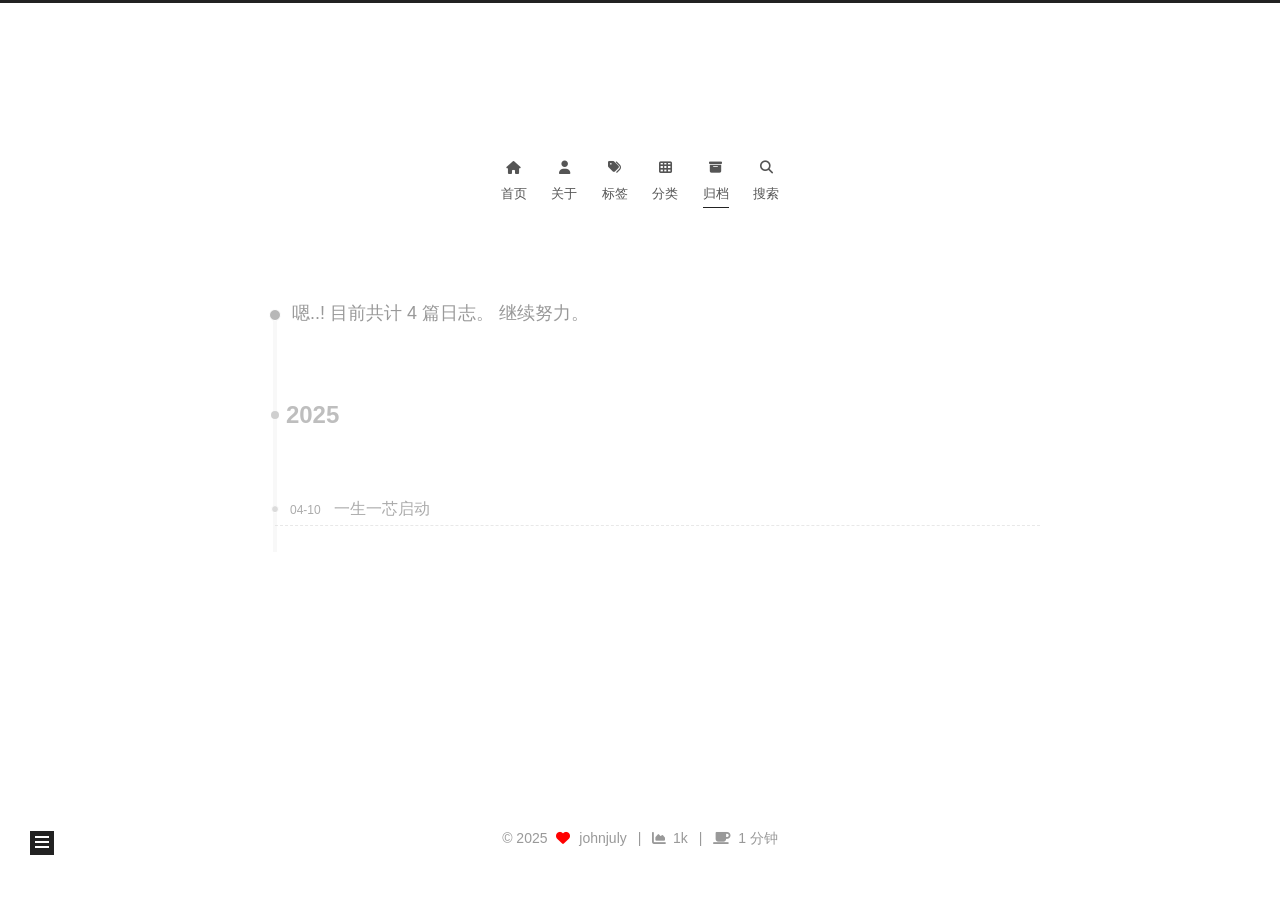
<file: archives/2025/04/index.html>
<!DOCTYPE html>
<html lang="zh-CN">
<head>
  <meta charset="UTF-8">
<meta name="viewport" content="width=device-width, initial-scale=1, maximum-scale=2">
<meta name="theme-color" content="#222">
<meta name="generator" content="Hexo 7.3.0">
  <link rel="apple-touch-icon" sizes="180x180" href="/images/sea_4876451.png">
  <link rel="icon" type="image/png" sizes="32x32" href="/images/sea_4876451.png">
  <link rel="icon" type="image/png" sizes="16x16" href="/images/sea_4876451.png">
  <link rel="mask-icon" href="/images/sea_4876451.png" color="#222">

<link rel="stylesheet" href="/css/main.css">


<link rel="stylesheet" href="/lib/font-awesome/css/all.min.css">

<script id="hexo-configurations">
    var NexT = window.NexT || {};
    var CONFIG = {"hostname":"example.com","root":"/","scheme":"Muse","version":"7.8.0","exturl":false,"sidebar":{"position":"left","display":"post","padding":18,"offset":12,"onmobile":false},"copycode":{"enable":false,"show_result":false,"style":null},"back2top":{"enable":true,"sidebar":false,"scrollpercent":false},"bookmark":{"enable":false,"color":"#222","save":"auto"},"fancybox":false,"mediumzoom":false,"lazyload":false,"pangu":false,"comments":{"style":"tabs","active":null,"storage":true,"lazyload":false,"nav":null},"algolia":{"hits":{"per_page":10},"labels":{"input_placeholder":"Search for Posts","hits_empty":"We didn't find any results for the search: ${query}","hits_stats":"${hits} results found in ${time} ms"}},"localsearch":{"enable":true,"trigger":"auto","top_n_per_article":1,"unescape":false,"preload":false},"motion":{"enable":true,"async":false,"transition":{"post_block":"fadeIn","post_header":"slideDownIn","post_body":"slideDownIn","coll_header":"slideLeftIn","sidebar":"slideUpIn"}},"path":"search.xml"};
  </script>

  <meta name="description" content="一些记录">
<meta property="og:type" content="website">
<meta property="og:title">
<meta property="og:url" content="http://example.com/archives/2025/04/index.html">
<meta property="og:site_name">
<meta property="og:description" content="一些记录">
<meta property="og:locale" content="zh_CN">
<meta property="article:author" content="johnjuly">
<meta name="twitter:card" content="summary">

<link rel="canonical" href="http://example.com/archives/2025/04/">


<script id="page-configurations">
  // https://hexo.io/docs/variables.html
  CONFIG.page = {
    sidebar: "",
    isHome : false,
    isPost : false,
    lang   : 'zh-CN'
  };
</script>

  <title>归档 | </title>
  






  <noscript>
  <style>
  .use-motion .brand,
  .use-motion .menu-item,
  .sidebar-inner,
  .use-motion .post-block,
  .use-motion .pagination,
  .use-motion .comments,
  .use-motion .post-header,
  .use-motion .post-body,
  .use-motion .collection-header { opacity: initial; }

  .use-motion .site-title,
  .use-motion .site-subtitle {
    opacity: initial;
    top: initial;
  }

  .use-motion .logo-line-before i { left: initial; }
  .use-motion .logo-line-after i { right: initial; }
  </style>
</noscript>

<link rel="alternate" href="/atom.xml" title="null" type="application/atom+xml">
</head>

<body itemscope itemtype="http://schema.org/WebPage">
  <div class="container use-motion">
    <div class="headband"></div>

    <header class="header" itemscope itemtype="http://schema.org/WPHeader">
      <div class="header-inner"><div class="site-brand-container">
  <div class="site-nav-toggle">
    <div class="toggle" aria-label="切换导航栏">
      <span class="toggle-line toggle-line-first"></span>
      <span class="toggle-line toggle-line-middle"></span>
      <span class="toggle-line toggle-line-last"></span>
    </div>
  </div>

  <div class="site-meta">

    <a href="/" class="brand" rel="start">
      <span class="logo-line-before"><i></i></span>
      <h1 class="site-title"></h1>
      <span class="logo-line-after"><i></i></span>
    </a>
  </div>

  <div class="site-nav-right">
    <div class="toggle popup-trigger">
        <i class="fa fa-search fa-fw fa-lg"></i>
    </div>
  </div>
</div>




<nav class="site-nav">
  <ul id="menu" class="main-menu menu">
        <li class="menu-item menu-item-home">

    <a href="/" rel="section"><i class="fa fa-home fa-fw"></i>首页</a>

  </li>
        <li class="menu-item menu-item-about">

    <a href="/about/" rel="section"><i class="fa fa-user fa-fw"></i>关于</a>

  </li>
        <li class="menu-item menu-item-tags">

    <a href="/tags/" rel="section"><i class="fa fa-tags fa-fw"></i>标签</a>

  </li>
        <li class="menu-item menu-item-categories">

    <a href="/categories/" rel="section"><i class="fa fa-th fa-fw"></i>分类</a>

  </li>
        <li class="menu-item menu-item-archives">

    <a href="/archives/" rel="section"><i class="fa fa-archive fa-fw"></i>归档</a>

  </li>
      <li class="menu-item menu-item-search">
        <a role="button" class="popup-trigger"><i class="fa fa-search fa-fw"></i>搜索
        </a>
      </li>
  </ul>
</nav>



  <div class="search-pop-overlay">
    <div class="popup search-popup">
        <div class="search-header">
  <span class="search-icon">
    <i class="fa fa-search"></i>
  </span>
  <div class="search-input-container">
    <input autocomplete="off" autocapitalize="off"
           placeholder="搜索..." spellcheck="false"
           type="search" class="search-input">
  </div>
  <span class="popup-btn-close">
    <i class="fa fa-times-circle"></i>
  </span>
</div>
<div id="search-result">
  <div id="no-result">
    <i class="fa fa-spinner fa-pulse fa-5x fa-fw"></i>
  </div>
</div>

    </div>
  </div>

</div>
    </header>

    
  <div class="back-to-top">
    <i class="fa fa-arrow-up"></i>
    <span>0%</span>
  </div>


    <main class="main">
      <div class="main-inner">
        <div class="content-wrap">
          

          <div class="content archive">
            

  
  
  
  <div class="post-block">
    <div class="posts-collapse">
      <div class="collection-title">
        <span class="collection-header">嗯..! 目前共计 4 篇日志。 继续努力。</span>
      </div>

      
    <div class="collection-year">
      <span class="collection-header">2025</span>
    </div>

  <article itemscope itemtype="http://schema.org/Article">
    <header class="post-header">

      <div class="post-meta">
        <time itemprop="dateCreated"
              datetime="2025-04-10T11:30:04+08:00"
              content="2025-04-10">
          04-10
        </time>
      </div>

      <div class="post-title">
          <a class="post-title-link" href="/2025/04/10/%E4%B8%80%E7%94%9F%E4%B8%80%E8%8A%AF%E5%90%AF%E5%8A%A8/" itemprop="url">
            <span itemprop="name">一生一芯启动</span>
          </a>
      </div>

    </header>
  </article>


    </div>
  </div>
  
  
  

  



          </div>
          

<script>
  window.addEventListener('tabs:register', () => {
    let { activeClass } = CONFIG.comments;
    if (CONFIG.comments.storage) {
      activeClass = localStorage.getItem('comments_active') || activeClass;
    }
    if (activeClass) {
      let activeTab = document.querySelector(`a[href="#comment-${activeClass}"]`);
      if (activeTab) {
        activeTab.click();
      }
    }
  });
  if (CONFIG.comments.storage) {
    window.addEventListener('tabs:click', event => {
      if (!event.target.matches('.tabs-comment .tab-content .tab-pane')) return;
      let commentClass = event.target.classList[1];
      localStorage.setItem('comments_active', commentClass);
    });
  }
</script>

        </div>
          
  
  <div class="toggle sidebar-toggle">
    <span class="toggle-line toggle-line-first"></span>
    <span class="toggle-line toggle-line-middle"></span>
    <span class="toggle-line toggle-line-last"></span>
  </div>

  <aside class="sidebar">
    <div class="sidebar-inner">

      <ul class="sidebar-nav motion-element">
        <li class="sidebar-nav-toc">
          文章目录
        </li>
        <li class="sidebar-nav-overview">
          站点概览
        </li>
      </ul>

      <!--noindex-->
      <div class="post-toc-wrap sidebar-panel">
      </div>
      <!--/noindex-->

      <div class="site-overview-wrap sidebar-panel">
        <div class="site-author motion-element" itemprop="author" itemscope itemtype="http://schema.org/Person">
    <img class="site-author-image" itemprop="image" alt="johnjuly"
      src="/images/sea_4876451.png">
  <p class="site-author-name" itemprop="name">johnjuly</p>
  <div class="site-description" itemprop="description">一些记录</div>
</div>
<div class="site-state-wrap motion-element">
  <nav class="site-state">
      <div class="site-state-item site-state-posts">
          <a href="/archives/">
        
          <span class="site-state-item-count">4</span>
          <span class="site-state-item-name">日志</span>
        </a>
      </div>
      <div class="site-state-item site-state-tags">
            <a href="/tags/">
          
        <span class="site-state-item-count">1</span>
        <span class="site-state-item-name">标签</span></a>
      </div>
  </nav>
</div>
  <div class="links-of-author motion-element">
      <span class="links-of-author-item">
        <a href="https://github.com/johnjuly" title="GitHub → https:&#x2F;&#x2F;github.com&#x2F;johnjuly" rel="noopener" target="_blank"><i class="fab fa-github fa-fw"></i>GitHub</a>
      </span>
      <span class="links-of-author-item">
        <a href="mailto:xyt1878@outlook.com" title="E-Mail → mailto:xyt1878@outlook.com" rel="noopener" target="_blank"><i class="fa fa-envelope fa-fw"></i>E-Mail</a>
      </span>
  </div>
  <div class="cc-license motion-element" itemprop="license">
    <a href="https://creativecommons.org/licenses/by-nc-sa/4.0/" class="cc-opacity" rel="noopener" target="_blank"><img src="/images/cc-by-nc-sa.svg" alt="Creative Commons"></a>
  </div>



      </div>

    </div>
  </aside>
  <div id="sidebar-dimmer"></div>


      </div>
    </main>

    <footer class="footer">
      <div class="footer-inner">
        

        

<div class="copyright">
  
  &copy; 
  <span itemprop="copyrightYear">2025</span>
  <span class="with-love">
    <i class="fa fa-heart"></i>
  </span>
  <span class="author" itemprop="copyrightHolder">johnjuly</span>
    <span class="post-meta-divider">|</span>
    <span class="post-meta-item-icon">
      <i class="fa fa-chart-area"></i>
    </span>
    <span title="站点总字数">1k</span>
    <span class="post-meta-divider">|</span>
    <span class="post-meta-item-icon">
      <i class="fa fa-coffee"></i>
    </span>
    <span title="站点阅读时长">1 分钟</span>
</div>
  <div class="powered-by">
    <!--由 <a href="https://hexo.io/" class="theme-link" rel="noopener" target="_blank">Hexo</a> & <a href="https://muse.theme-next.org/" class="theme-link" rel="noopener" target="_blank">NexT.Muse</a> 强力驱动 -->
  </div>

        








      </div>
    </footer>
  </div>

  
  <script src="/lib/anime.min.js"></script>
  <script src="/lib/velocity/velocity.min.js"></script>
  <script src="/lib/velocity/velocity.ui.min.js"></script>

<script src="/js/utils.js"></script>

<script src="/js/motion.js"></script>


<script src="/js/schemes/muse.js"></script>


<script src="/js/next-boot.js"></script>




  




  
<script src="/js/local-search.js"></script>













  

  

</body>
</html>
</file>
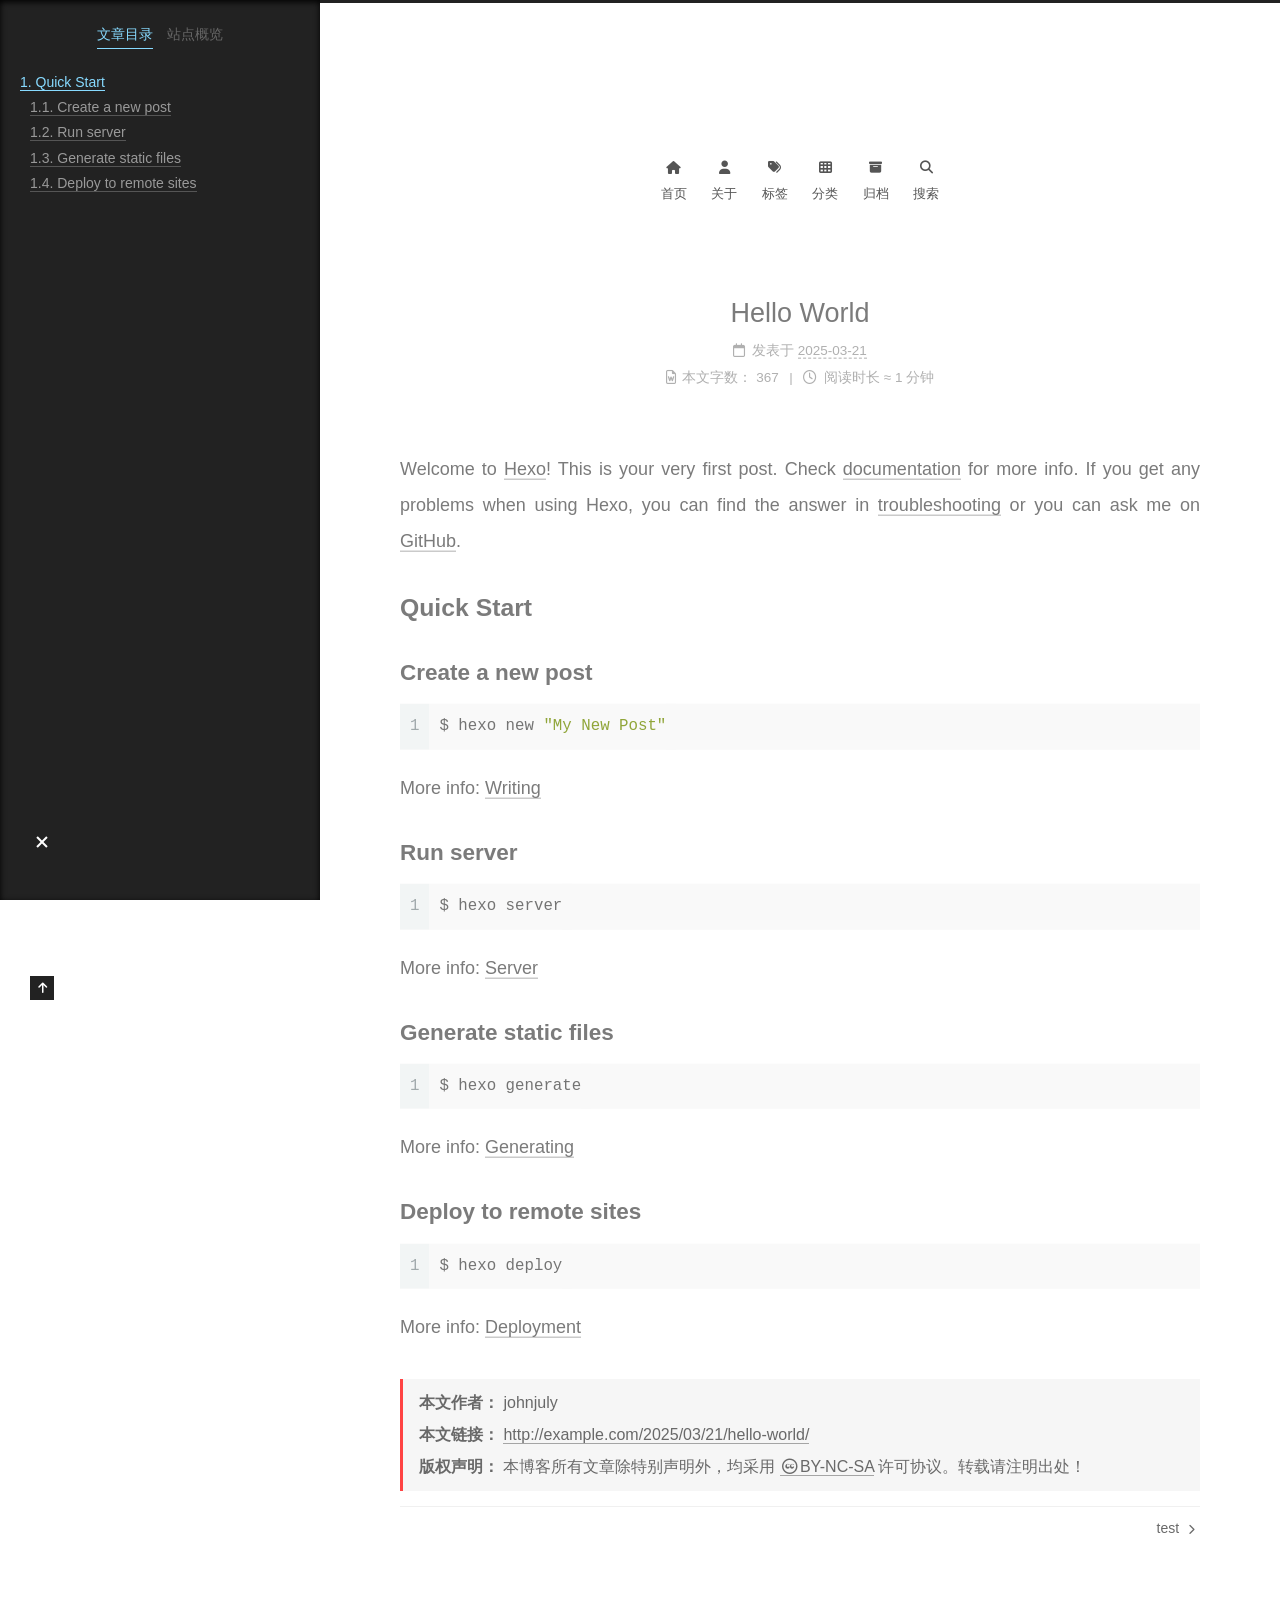
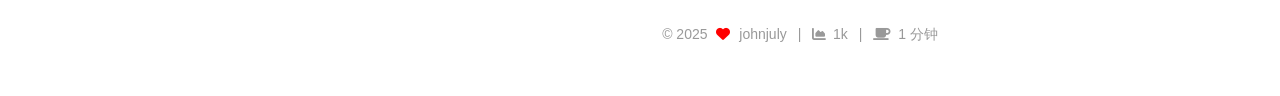
<file: 2025/03/21/hello-world/index.html>
<!DOCTYPE html>
<html lang="zh-CN">
<head>
  <meta charset="UTF-8">
<meta name="viewport" content="width=device-width, initial-scale=1, maximum-scale=2">
<meta name="theme-color" content="#222">
<meta name="generator" content="Hexo 7.3.0">
  <link rel="apple-touch-icon" sizes="180x180" href="/images/sea_4876451.png">
  <link rel="icon" type="image/png" sizes="32x32" href="/images/sea_4876451.png">
  <link rel="icon" type="image/png" sizes="16x16" href="/images/sea_4876451.png">
  <link rel="mask-icon" href="/images/sea_4876451.png" color="#222">

<link rel="stylesheet" href="/css/main.css">


<link rel="stylesheet" href="/lib/font-awesome/css/all.min.css">

<script id="hexo-configurations">
    var NexT = window.NexT || {};
    var CONFIG = {"hostname":"example.com","root":"/","scheme":"Muse","version":"7.8.0","exturl":false,"sidebar":{"position":"left","display":"post","padding":18,"offset":12,"onmobile":false},"copycode":{"enable":false,"show_result":false,"style":null},"back2top":{"enable":true,"sidebar":false,"scrollpercent":false},"bookmark":{"enable":false,"color":"#222","save":"auto"},"fancybox":false,"mediumzoom":false,"lazyload":false,"pangu":false,"comments":{"style":"tabs","active":null,"storage":true,"lazyload":false,"nav":null},"algolia":{"hits":{"per_page":10},"labels":{"input_placeholder":"Search for Posts","hits_empty":"We didn't find any results for the search: ${query}","hits_stats":"${hits} results found in ${time} ms"}},"localsearch":{"enable":true,"trigger":"auto","top_n_per_article":1,"unescape":false,"preload":false},"motion":{"enable":true,"async":false,"transition":{"post_block":"fadeIn","post_header":"slideDownIn","post_body":"slideDownIn","coll_header":"slideLeftIn","sidebar":"slideUpIn"}},"path":"search.xml"};
  </script>

  <meta name="description" content="Welcome to Hexo! This is your very first post. Check documentation for more info. If you get any problems when using Hexo, you can find the answer in troubleshooting or you can ask me on GitHub. Quick">
<meta property="og:type" content="article">
<meta property="og:title" content="Hello World">
<meta property="og:url" content="http://example.com/2025/03/21/hello-world/index.html">
<meta property="og:site_name">
<meta property="og:description" content="Welcome to Hexo! This is your very first post. Check documentation for more info. If you get any problems when using Hexo, you can find the answer in troubleshooting or you can ask me on GitHub. Quick">
<meta property="og:locale" content="zh_CN">
<meta property="article:published_time" content="2025-03-21T02:49:07.325Z">
<meta property="article:modified_time" content="2025-03-21T02:49:07.325Z">
<meta property="article:author" content="johnjuly">
<meta name="twitter:card" content="summary">

<link rel="canonical" href="http://example.com/2025/03/21/hello-world/">


<script id="page-configurations">
  // https://hexo.io/docs/variables.html
  CONFIG.page = {
    sidebar: "",
    isHome : false,
    isPost : true,
    lang   : 'zh-CN'
  };
</script>

  <title>Hello World | </title>
  






  <noscript>
  <style>
  .use-motion .brand,
  .use-motion .menu-item,
  .sidebar-inner,
  .use-motion .post-block,
  .use-motion .pagination,
  .use-motion .comments,
  .use-motion .post-header,
  .use-motion .post-body,
  .use-motion .collection-header { opacity: initial; }

  .use-motion .site-title,
  .use-motion .site-subtitle {
    opacity: initial;
    top: initial;
  }

  .use-motion .logo-line-before i { left: initial; }
  .use-motion .logo-line-after i { right: initial; }
  </style>
</noscript>

<link rel="alternate" href="/atom.xml" title="null" type="application/atom+xml">
</head>

<body itemscope itemtype="http://schema.org/WebPage">
  <div class="container use-motion">
    <div class="headband"></div>

    <header class="header" itemscope itemtype="http://schema.org/WPHeader">
      <div class="header-inner"><div class="site-brand-container">
  <div class="site-nav-toggle">
    <div class="toggle" aria-label="切换导航栏">
      <span class="toggle-line toggle-line-first"></span>
      <span class="toggle-line toggle-line-middle"></span>
      <span class="toggle-line toggle-line-last"></span>
    </div>
  </div>

  <div class="site-meta">

    <a href="/" class="brand" rel="start">
      <span class="logo-line-before"><i></i></span>
      <h1 class="site-title"></h1>
      <span class="logo-line-after"><i></i></span>
    </a>
  </div>

  <div class="site-nav-right">
    <div class="toggle popup-trigger">
        <i class="fa fa-search fa-fw fa-lg"></i>
    </div>
  </div>
</div>




<nav class="site-nav">
  <ul id="menu" class="main-menu menu">
        <li class="menu-item menu-item-home">

    <a href="/" rel="section"><i class="fa fa-home fa-fw"></i>首页</a>

  </li>
        <li class="menu-item menu-item-about">

    <a href="/about/" rel="section"><i class="fa fa-user fa-fw"></i>关于</a>

  </li>
        <li class="menu-item menu-item-tags">

    <a href="/tags/" rel="section"><i class="fa fa-tags fa-fw"></i>标签</a>

  </li>
        <li class="menu-item menu-item-categories">

    <a href="/categories/" rel="section"><i class="fa fa-th fa-fw"></i>分类</a>

  </li>
        <li class="menu-item menu-item-archives">

    <a href="/archives/" rel="section"><i class="fa fa-archive fa-fw"></i>归档</a>

  </li>
      <li class="menu-item menu-item-search">
        <a role="button" class="popup-trigger"><i class="fa fa-search fa-fw"></i>搜索
        </a>
      </li>
  </ul>
</nav>



  <div class="search-pop-overlay">
    <div class="popup search-popup">
        <div class="search-header">
  <span class="search-icon">
    <i class="fa fa-search"></i>
  </span>
  <div class="search-input-container">
    <input autocomplete="off" autocapitalize="off"
           placeholder="搜索..." spellcheck="false"
           type="search" class="search-input">
  </div>
  <span class="popup-btn-close">
    <i class="fa fa-times-circle"></i>
  </span>
</div>
<div id="search-result">
  <div id="no-result">
    <i class="fa fa-spinner fa-pulse fa-5x fa-fw"></i>
  </div>
</div>

    </div>
  </div>

</div>
    </header>

    
  <div class="back-to-top">
    <i class="fa fa-arrow-up"></i>
    <span>0%</span>
  </div>


    <main class="main">
      <div class="main-inner">
        <div class="content-wrap">
          

          <div class="content post posts-expand">
            

    
  
  
  <article itemscope itemtype="http://schema.org/Article" class="post-block" lang="zh-CN">
    <link itemprop="mainEntityOfPage" href="http://example.com/2025/03/21/hello-world/">

    <span hidden itemprop="author" itemscope itemtype="http://schema.org/Person">
      <meta itemprop="image" content="/images/sea_4876451.png">
      <meta itemprop="name" content="johnjuly">
      <meta itemprop="description" content="一些记录">
    </span>

    <span hidden itemprop="publisher" itemscope itemtype="http://schema.org/Organization">
      <meta itemprop="name" content="">
    </span>
      <header class="post-header">
        <h1 class="post-title" itemprop="name headline">
          Hello World
        </h1>

        <div class="post-meta">
            <span class="post-meta-item">
              <span class="post-meta-item-icon">
                <i class="far fa-calendar"></i>
              </span>
              <span class="post-meta-item-text">发表于</span>

              <time title="创建时间：2025-03-21 10:49:07" itemprop="dateCreated datePublished" datetime="2025-03-21T10:49:07+08:00">2025-03-21</time>
            </span>

          <br>
            <span class="post-meta-item" title="本文字数">
              <span class="post-meta-item-icon">
                <i class="far fa-file-word"></i>
              </span>
                <span class="post-meta-item-text">本文字数：</span>
              <span>367</span>
            </span>
            <span class="post-meta-item" title="阅读时长">
              <span class="post-meta-item-icon">
                <i class="far fa-clock"></i>
              </span>
                <span class="post-meta-item-text">阅读时长 &asymp;</span>
              <span>1 分钟</span>
            </span>

        </div>
      </header>

    
    
    
    <div class="post-body" itemprop="articleBody">

      
        <p>Welcome to <a target="_blank" rel="noopener" href="https://hexo.io/">Hexo</a>! This is your very first post. Check <a target="_blank" rel="noopener" href="https://hexo.io/docs/">documentation</a> for more info. If you get any problems when using Hexo, you can find the answer in <a target="_blank" rel="noopener" href="https://hexo.io/docs/troubleshooting.html">troubleshooting</a> or you can ask me on <a target="_blank" rel="noopener" href="https://github.com/hexojs/hexo/issues">GitHub</a>.</p>
<h2 id="Quick-Start"><a href="#Quick-Start" class="headerlink" title="Quick Start"></a>Quick Start</h2><h3 id="Create-a-new-post"><a href="#Create-a-new-post" class="headerlink" title="Create a new post"></a>Create a new post</h3><figure class="highlight bash"><table><tr><td class="gutter"><pre><span class="line">1</span><br></pre></td><td class="code"><pre><span class="line">$ hexo new <span class="string">&quot;My New Post&quot;</span></span><br></pre></td></tr></table></figure>

<p>More info: <a target="_blank" rel="noopener" href="https://hexo.io/docs/writing.html">Writing</a></p>
<h3 id="Run-server"><a href="#Run-server" class="headerlink" title="Run server"></a>Run server</h3><figure class="highlight bash"><table><tr><td class="gutter"><pre><span class="line">1</span><br></pre></td><td class="code"><pre><span class="line">$ hexo server</span><br></pre></td></tr></table></figure>

<p>More info: <a target="_blank" rel="noopener" href="https://hexo.io/docs/server.html">Server</a></p>
<h3 id="Generate-static-files"><a href="#Generate-static-files" class="headerlink" title="Generate static files"></a>Generate static files</h3><figure class="highlight bash"><table><tr><td class="gutter"><pre><span class="line">1</span><br></pre></td><td class="code"><pre><span class="line">$ hexo generate</span><br></pre></td></tr></table></figure>

<p>More info: <a target="_blank" rel="noopener" href="https://hexo.io/docs/generating.html">Generating</a></p>
<h3 id="Deploy-to-remote-sites"><a href="#Deploy-to-remote-sites" class="headerlink" title="Deploy to remote sites"></a>Deploy to remote sites</h3><figure class="highlight bash"><table><tr><td class="gutter"><pre><span class="line">1</span><br></pre></td><td class="code"><pre><span class="line">$ hexo deploy</span><br></pre></td></tr></table></figure>

<p>More info: <a target="_blank" rel="noopener" href="https://hexo.io/docs/one-command-deployment.html">Deployment</a></p>

    </div>

    
    
    
        

<div>
<ul class="post-copyright">
  <li class="post-copyright-author">
    <strong>本文作者： </strong>johnjuly
  </li>
  <li class="post-copyright-link">
    <strong>本文链接：</strong>
    <a href="http://example.com/2025/03/21/hello-world/" title="Hello World">http://example.com/2025/03/21/hello-world/</a>
  </li>
  <li class="post-copyright-license">
    <strong>版权声明： </strong>本博客所有文章除特别声明外，均采用 <a href="https://creativecommons.org/licenses/by-nc-sa/4.0/" rel="noopener" target="_blank"><i class="fab fa-fw fa-creative-commons"></i>BY-NC-SA</a> 许可协议。转载请注明出处！
  </li>
</ul>
</div>


      <footer class="post-footer">

        


        
    <div class="post-nav">
      <div class="post-nav-item"></div>
      <div class="post-nav-item">
    <a href="/2025/03/22/test/" rel="next" title="test">
      test <i class="fa fa-chevron-right"></i>
    </a></div>
    </div>
      </footer>
    
  </article>
  
  
  



          </div>
          

<script>
  window.addEventListener('tabs:register', () => {
    let { activeClass } = CONFIG.comments;
    if (CONFIG.comments.storage) {
      activeClass = localStorage.getItem('comments_active') || activeClass;
    }
    if (activeClass) {
      let activeTab = document.querySelector(`a[href="#comment-${activeClass}"]`);
      if (activeTab) {
        activeTab.click();
      }
    }
  });
  if (CONFIG.comments.storage) {
    window.addEventListener('tabs:click', event => {
      if (!event.target.matches('.tabs-comment .tab-content .tab-pane')) return;
      let commentClass = event.target.classList[1];
      localStorage.setItem('comments_active', commentClass);
    });
  }
</script>

        </div>
          
  
  <div class="toggle sidebar-toggle">
    <span class="toggle-line toggle-line-first"></span>
    <span class="toggle-line toggle-line-middle"></span>
    <span class="toggle-line toggle-line-last"></span>
  </div>

  <aside class="sidebar">
    <div class="sidebar-inner">

      <ul class="sidebar-nav motion-element">
        <li class="sidebar-nav-toc">
          文章目录
        </li>
        <li class="sidebar-nav-overview">
          站点概览
        </li>
      </ul>

      <!--noindex-->
      <div class="post-toc-wrap sidebar-panel">
          <div class="post-toc motion-element"><ol class="nav"><li class="nav-item nav-level-2"><a class="nav-link" href="#Quick-Start"><span class="nav-number">1.</span> <span class="nav-text">Quick Start</span></a><ol class="nav-child"><li class="nav-item nav-level-3"><a class="nav-link" href="#Create-a-new-post"><span class="nav-number">1.1.</span> <span class="nav-text">Create a new post</span></a></li><li class="nav-item nav-level-3"><a class="nav-link" href="#Run-server"><span class="nav-number">1.2.</span> <span class="nav-text">Run server</span></a></li><li class="nav-item nav-level-3"><a class="nav-link" href="#Generate-static-files"><span class="nav-number">1.3.</span> <span class="nav-text">Generate static files</span></a></li><li class="nav-item nav-level-3"><a class="nav-link" href="#Deploy-to-remote-sites"><span class="nav-number">1.4.</span> <span class="nav-text">Deploy to remote sites</span></a></li></ol></li></ol></div>
      </div>
      <!--/noindex-->

      <div class="site-overview-wrap sidebar-panel">
        <div class="site-author motion-element" itemprop="author" itemscope itemtype="http://schema.org/Person">
    <img class="site-author-image" itemprop="image" alt="johnjuly"
      src="/images/sea_4876451.png">
  <p class="site-author-name" itemprop="name">johnjuly</p>
  <div class="site-description" itemprop="description">一些记录</div>
</div>
<div class="site-state-wrap motion-element">
  <nav class="site-state">
      <div class="site-state-item site-state-posts">
          <a href="/archives/">
        
          <span class="site-state-item-count">4</span>
          <span class="site-state-item-name">日志</span>
        </a>
      </div>
      <div class="site-state-item site-state-tags">
            <a href="/tags/">
          
        <span class="site-state-item-count">1</span>
        <span class="site-state-item-name">标签</span></a>
      </div>
  </nav>
</div>
  <div class="links-of-author motion-element">
      <span class="links-of-author-item">
        <a href="https://github.com/johnjuly" title="GitHub → https:&#x2F;&#x2F;github.com&#x2F;johnjuly" rel="noopener" target="_blank"><i class="fab fa-github fa-fw"></i>GitHub</a>
      </span>
      <span class="links-of-author-item">
        <a href="mailto:xyt1878@outlook.com" title="E-Mail → mailto:xyt1878@outlook.com" rel="noopener" target="_blank"><i class="fa fa-envelope fa-fw"></i>E-Mail</a>
      </span>
  </div>
  <div class="cc-license motion-element" itemprop="license">
    <a href="https://creativecommons.org/licenses/by-nc-sa/4.0/" class="cc-opacity" rel="noopener" target="_blank"><img src="/images/cc-by-nc-sa.svg" alt="Creative Commons"></a>
  </div>



      </div>

    </div>
  </aside>
  <div id="sidebar-dimmer"></div>


      </div>
    </main>

    <footer class="footer">
      <div class="footer-inner">
        

        

<div class="copyright">
  
  &copy; 
  <span itemprop="copyrightYear">2025</span>
  <span class="with-love">
    <i class="fa fa-heart"></i>
  </span>
  <span class="author" itemprop="copyrightHolder">johnjuly</span>
    <span class="post-meta-divider">|</span>
    <span class="post-meta-item-icon">
      <i class="fa fa-chart-area"></i>
    </span>
    <span title="站点总字数">1k</span>
    <span class="post-meta-divider">|</span>
    <span class="post-meta-item-icon">
      <i class="fa fa-coffee"></i>
    </span>
    <span title="站点阅读时长">1 分钟</span>
</div>
  <div class="powered-by">
    <!--由 <a href="https://hexo.io/" class="theme-link" rel="noopener" target="_blank">Hexo</a> & <a href="https://muse.theme-next.org/" class="theme-link" rel="noopener" target="_blank">NexT.Muse</a> 强力驱动 -->
  </div>

        








      </div>
    </footer>
  </div>

  
  <script src="/lib/anime.min.js"></script>
  <script src="/lib/velocity/velocity.min.js"></script>
  <script src="/lib/velocity/velocity.ui.min.js"></script>

<script src="/js/utils.js"></script>

<script src="/js/motion.js"></script>


<script src="/js/schemes/muse.js"></script>


<script src="/js/next-boot.js"></script>




  




  
<script src="/js/local-search.js"></script>













  

  

</body>
</html>
</file>
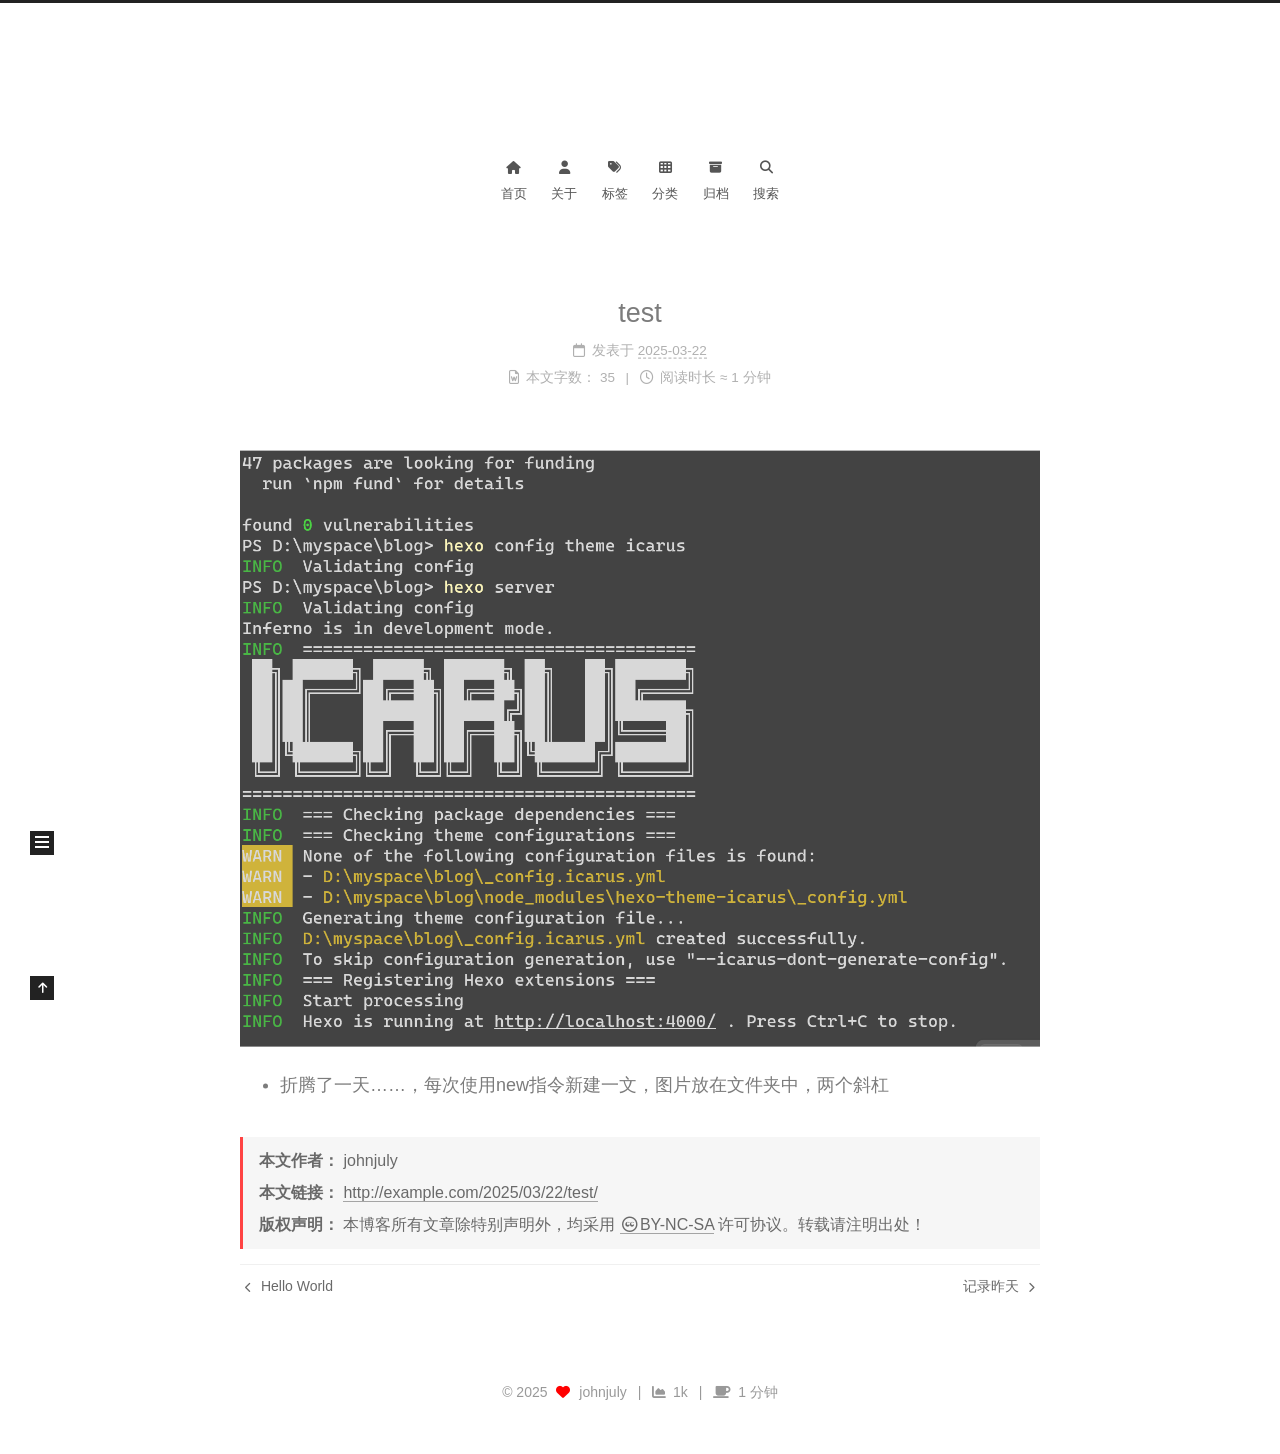
<file: 2025/03/22/test/index.html>
<!DOCTYPE html>
<html lang="zh-CN">
<head>
  <meta charset="UTF-8">
<meta name="viewport" content="width=device-width, initial-scale=1, maximum-scale=2">
<meta name="theme-color" content="#222">
<meta name="generator" content="Hexo 7.3.0">
  <link rel="apple-touch-icon" sizes="180x180" href="/images/sea_4876451.png">
  <link rel="icon" type="image/png" sizes="32x32" href="/images/sea_4876451.png">
  <link rel="icon" type="image/png" sizes="16x16" href="/images/sea_4876451.png">
  <link rel="mask-icon" href="/images/sea_4876451.png" color="#222">

<link rel="stylesheet" href="/css/main.css">


<link rel="stylesheet" href="/lib/font-awesome/css/all.min.css">

<script id="hexo-configurations">
    var NexT = window.NexT || {};
    var CONFIG = {"hostname":"example.com","root":"/","scheme":"Muse","version":"7.8.0","exturl":false,"sidebar":{"position":"left","display":"post","padding":18,"offset":12,"onmobile":false},"copycode":{"enable":false,"show_result":false,"style":null},"back2top":{"enable":true,"sidebar":false,"scrollpercent":false},"bookmark":{"enable":false,"color":"#222","save":"auto"},"fancybox":false,"mediumzoom":false,"lazyload":false,"pangu":false,"comments":{"style":"tabs","active":null,"storage":true,"lazyload":false,"nav":null},"algolia":{"hits":{"per_page":10},"labels":{"input_placeholder":"Search for Posts","hits_empty":"We didn't find any results for the search: ${query}","hits_stats":"${hits} results found in ${time} ms"}},"localsearch":{"enable":true,"trigger":"auto","top_n_per_article":1,"unescape":false,"preload":false},"motion":{"enable":true,"async":false,"transition":{"post_block":"fadeIn","post_header":"slideDownIn","post_body":"slideDownIn","coll_header":"slideLeftIn","sidebar":"slideUpIn"}},"path":"search.xml"};
  </script>

  <meta name="description" content="折腾了一天……，每次使用new指令新建一文，图片放在文件夹中，两个斜杠">
<meta property="og:type" content="article">
<meta property="og:title" content="test">
<meta property="og:url" content="http://example.com/2025/03/22/test/index.html">
<meta property="og:site_name">
<meta property="og:description" content="折腾了一天……，每次使用new指令新建一文，图片放在文件夹中，两个斜杠">
<meta property="og:locale" content="zh_CN">
<meta property="og:image" content="http://example.com/2025/03/22/test/Snipaste_2025-03-21_15-28-00.png">
<meta property="article:published_time" content="2025-03-21T16:10:40.000Z">
<meta property="article:modified_time" content="2025-03-21T16:26:12.701Z">
<meta property="article:author" content="johnjuly">
<meta name="twitter:card" content="summary">
<meta name="twitter:image" content="http://example.com/2025/03/22/test/Snipaste_2025-03-21_15-28-00.png">

<link rel="canonical" href="http://example.com/2025/03/22/test/">


<script id="page-configurations">
  // https://hexo.io/docs/variables.html
  CONFIG.page = {
    sidebar: "",
    isHome : false,
    isPost : true,
    lang   : 'zh-CN'
  };
</script>

  <title>test | </title>
  






  <noscript>
  <style>
  .use-motion .brand,
  .use-motion .menu-item,
  .sidebar-inner,
  .use-motion .post-block,
  .use-motion .pagination,
  .use-motion .comments,
  .use-motion .post-header,
  .use-motion .post-body,
  .use-motion .collection-header { opacity: initial; }

  .use-motion .site-title,
  .use-motion .site-subtitle {
    opacity: initial;
    top: initial;
  }

  .use-motion .logo-line-before i { left: initial; }
  .use-motion .logo-line-after i { right: initial; }
  </style>
</noscript>

<link rel="alternate" href="/atom.xml" title="null" type="application/atom+xml">
</head>

<body itemscope itemtype="http://schema.org/WebPage">
  <div class="container use-motion">
    <div class="headband"></div>

    <header class="header" itemscope itemtype="http://schema.org/WPHeader">
      <div class="header-inner"><div class="site-brand-container">
  <div class="site-nav-toggle">
    <div class="toggle" aria-label="切换导航栏">
      <span class="toggle-line toggle-line-first"></span>
      <span class="toggle-line toggle-line-middle"></span>
      <span class="toggle-line toggle-line-last"></span>
    </div>
  </div>

  <div class="site-meta">

    <a href="/" class="brand" rel="start">
      <span class="logo-line-before"><i></i></span>
      <h1 class="site-title"></h1>
      <span class="logo-line-after"><i></i></span>
    </a>
  </div>

  <div class="site-nav-right">
    <div class="toggle popup-trigger">
        <i class="fa fa-search fa-fw fa-lg"></i>
    </div>
  </div>
</div>




<nav class="site-nav">
  <ul id="menu" class="main-menu menu">
        <li class="menu-item menu-item-home">

    <a href="/" rel="section"><i class="fa fa-home fa-fw"></i>首页</a>

  </li>
        <li class="menu-item menu-item-about">

    <a href="/about/" rel="section"><i class="fa fa-user fa-fw"></i>关于</a>

  </li>
        <li class="menu-item menu-item-tags">

    <a href="/tags/" rel="section"><i class="fa fa-tags fa-fw"></i>标签</a>

  </li>
        <li class="menu-item menu-item-categories">

    <a href="/categories/" rel="section"><i class="fa fa-th fa-fw"></i>分类</a>

  </li>
        <li class="menu-item menu-item-archives">

    <a href="/archives/" rel="section"><i class="fa fa-archive fa-fw"></i>归档</a>

  </li>
      <li class="menu-item menu-item-search">
        <a role="button" class="popup-trigger"><i class="fa fa-search fa-fw"></i>搜索
        </a>
      </li>
  </ul>
</nav>



  <div class="search-pop-overlay">
    <div class="popup search-popup">
        <div class="search-header">
  <span class="search-icon">
    <i class="fa fa-search"></i>
  </span>
  <div class="search-input-container">
    <input autocomplete="off" autocapitalize="off"
           placeholder="搜索..." spellcheck="false"
           type="search" class="search-input">
  </div>
  <span class="popup-btn-close">
    <i class="fa fa-times-circle"></i>
  </span>
</div>
<div id="search-result">
  <div id="no-result">
    <i class="fa fa-spinner fa-pulse fa-5x fa-fw"></i>
  </div>
</div>

    </div>
  </div>

</div>
    </header>

    
  <div class="back-to-top">
    <i class="fa fa-arrow-up"></i>
    <span>0%</span>
  </div>


    <main class="main">
      <div class="main-inner">
        <div class="content-wrap">
          

          <div class="content post posts-expand">
            

    
  
  
  <article itemscope itemtype="http://schema.org/Article" class="post-block" lang="zh-CN">
    <link itemprop="mainEntityOfPage" href="http://example.com/2025/03/22/test/">

    <span hidden itemprop="author" itemscope itemtype="http://schema.org/Person">
      <meta itemprop="image" content="/images/sea_4876451.png">
      <meta itemprop="name" content="johnjuly">
      <meta itemprop="description" content="一些记录">
    </span>

    <span hidden itemprop="publisher" itemscope itemtype="http://schema.org/Organization">
      <meta itemprop="name" content="">
    </span>
      <header class="post-header">
        <h1 class="post-title" itemprop="name headline">
          test
        </h1>

        <div class="post-meta">
            <span class="post-meta-item">
              <span class="post-meta-item-icon">
                <i class="far fa-calendar"></i>
              </span>
              <span class="post-meta-item-text">发表于</span>
              

              <time title="创建时间：2025-03-22 00:10:40 / 修改时间：00:26:12" itemprop="dateCreated datePublished" datetime="2025-03-22T00:10:40+08:00">2025-03-22</time>
            </span>

          <br>
            <span class="post-meta-item" title="本文字数">
              <span class="post-meta-item-icon">
                <i class="far fa-file-word"></i>
              </span>
                <span class="post-meta-item-text">本文字数：</span>
              <span>35</span>
            </span>
            <span class="post-meta-item" title="阅读时长">
              <span class="post-meta-item-icon">
                <i class="far fa-clock"></i>
              </span>
                <span class="post-meta-item-text">阅读时长 &asymp;</span>
              <span>1 分钟</span>
            </span>

        </div>
      </header>

    
    
    
    <div class="post-body" itemprop="articleBody">

      
        <p><img src="/2025/03/22/test/Snipaste_2025-03-21_15-28-00.png" alt="alt text"></p>
<ul>
<li>折腾了一天……，每次使用new指令新建一文，图片放在文件夹中，两个斜杠</li>
</ul>

    </div>

    
    
    
        

<div>
<ul class="post-copyright">
  <li class="post-copyright-author">
    <strong>本文作者： </strong>johnjuly
  </li>
  <li class="post-copyright-link">
    <strong>本文链接：</strong>
    <a href="http://example.com/2025/03/22/test/" title="test">http://example.com/2025/03/22/test/</a>
  </li>
  <li class="post-copyright-license">
    <strong>版权声明： </strong>本博客所有文章除特别声明外，均采用 <a href="https://creativecommons.org/licenses/by-nc-sa/4.0/" rel="noopener" target="_blank"><i class="fab fa-fw fa-creative-commons"></i>BY-NC-SA</a> 许可协议。转载请注明出处！
  </li>
</ul>
</div>


      <footer class="post-footer">

        


        
    <div class="post-nav">
      <div class="post-nav-item">
    <a href="/2025/03/21/hello-world/" rel="prev" title="Hello World">
      <i class="fa fa-chevron-left"></i> Hello World
    </a></div>
      <div class="post-nav-item">
    <a href="/2025/03/23/%E8%AE%B0%E5%BD%95%E6%98%A8%E5%A4%A9/" rel="next" title="记录昨天">
      记录昨天 <i class="fa fa-chevron-right"></i>
    </a></div>
    </div>
      </footer>
    
  </article>
  
  
  



          </div>
          

<script>
  window.addEventListener('tabs:register', () => {
    let { activeClass } = CONFIG.comments;
    if (CONFIG.comments.storage) {
      activeClass = localStorage.getItem('comments_active') || activeClass;
    }
    if (activeClass) {
      let activeTab = document.querySelector(`a[href="#comment-${activeClass}"]`);
      if (activeTab) {
        activeTab.click();
      }
    }
  });
  if (CONFIG.comments.storage) {
    window.addEventListener('tabs:click', event => {
      if (!event.target.matches('.tabs-comment .tab-content .tab-pane')) return;
      let commentClass = event.target.classList[1];
      localStorage.setItem('comments_active', commentClass);
    });
  }
</script>

        </div>
          
  
  <div class="toggle sidebar-toggle">
    <span class="toggle-line toggle-line-first"></span>
    <span class="toggle-line toggle-line-middle"></span>
    <span class="toggle-line toggle-line-last"></span>
  </div>

  <aside class="sidebar">
    <div class="sidebar-inner">

      <ul class="sidebar-nav motion-element">
        <li class="sidebar-nav-toc">
          文章目录
        </li>
        <li class="sidebar-nav-overview">
          站点概览
        </li>
      </ul>

      <!--noindex-->
      <div class="post-toc-wrap sidebar-panel">
      </div>
      <!--/noindex-->

      <div class="site-overview-wrap sidebar-panel">
        <div class="site-author motion-element" itemprop="author" itemscope itemtype="http://schema.org/Person">
    <img class="site-author-image" itemprop="image" alt="johnjuly"
      src="/images/sea_4876451.png">
  <p class="site-author-name" itemprop="name">johnjuly</p>
  <div class="site-description" itemprop="description">一些记录</div>
</div>
<div class="site-state-wrap motion-element">
  <nav class="site-state">
      <div class="site-state-item site-state-posts">
          <a href="/archives/">
        
          <span class="site-state-item-count">4</span>
          <span class="site-state-item-name">日志</span>
        </a>
      </div>
      <div class="site-state-item site-state-tags">
            <a href="/tags/">
          
        <span class="site-state-item-count">1</span>
        <span class="site-state-item-name">标签</span></a>
      </div>
  </nav>
</div>
  <div class="links-of-author motion-element">
      <span class="links-of-author-item">
        <a href="https://github.com/johnjuly" title="GitHub → https:&#x2F;&#x2F;github.com&#x2F;johnjuly" rel="noopener" target="_blank"><i class="fab fa-github fa-fw"></i>GitHub</a>
      </span>
      <span class="links-of-author-item">
        <a href="mailto:xyt1878@outlook.com" title="E-Mail → mailto:xyt1878@outlook.com" rel="noopener" target="_blank"><i class="fa fa-envelope fa-fw"></i>E-Mail</a>
      </span>
  </div>
  <div class="cc-license motion-element" itemprop="license">
    <a href="https://creativecommons.org/licenses/by-nc-sa/4.0/" class="cc-opacity" rel="noopener" target="_blank"><img src="/images/cc-by-nc-sa.svg" alt="Creative Commons"></a>
  </div>



      </div>

    </div>
  </aside>
  <div id="sidebar-dimmer"></div>


      </div>
    </main>

    <footer class="footer">
      <div class="footer-inner">
        

        

<div class="copyright">
  
  &copy; 
  <span itemprop="copyrightYear">2025</span>
  <span class="with-love">
    <i class="fa fa-heart"></i>
  </span>
  <span class="author" itemprop="copyrightHolder">johnjuly</span>
    <span class="post-meta-divider">|</span>
    <span class="post-meta-item-icon">
      <i class="fa fa-chart-area"></i>
    </span>
    <span title="站点总字数">1k</span>
    <span class="post-meta-divider">|</span>
    <span class="post-meta-item-icon">
      <i class="fa fa-coffee"></i>
    </span>
    <span title="站点阅读时长">1 分钟</span>
</div>
  <div class="powered-by">
    <!--由 <a href="https://hexo.io/" class="theme-link" rel="noopener" target="_blank">Hexo</a> & <a href="https://muse.theme-next.org/" class="theme-link" rel="noopener" target="_blank">NexT.Muse</a> 强力驱动 -->
  </div>

        








      </div>
    </footer>
  </div>

  
  <script src="/lib/anime.min.js"></script>
  <script src="/lib/velocity/velocity.min.js"></script>
  <script src="/lib/velocity/velocity.ui.min.js"></script>

<script src="/js/utils.js"></script>

<script src="/js/motion.js"></script>


<script src="/js/schemes/muse.js"></script>


<script src="/js/next-boot.js"></script>




  




  
<script src="/js/local-search.js"></script>













  

  

</body>
</html>
</file>
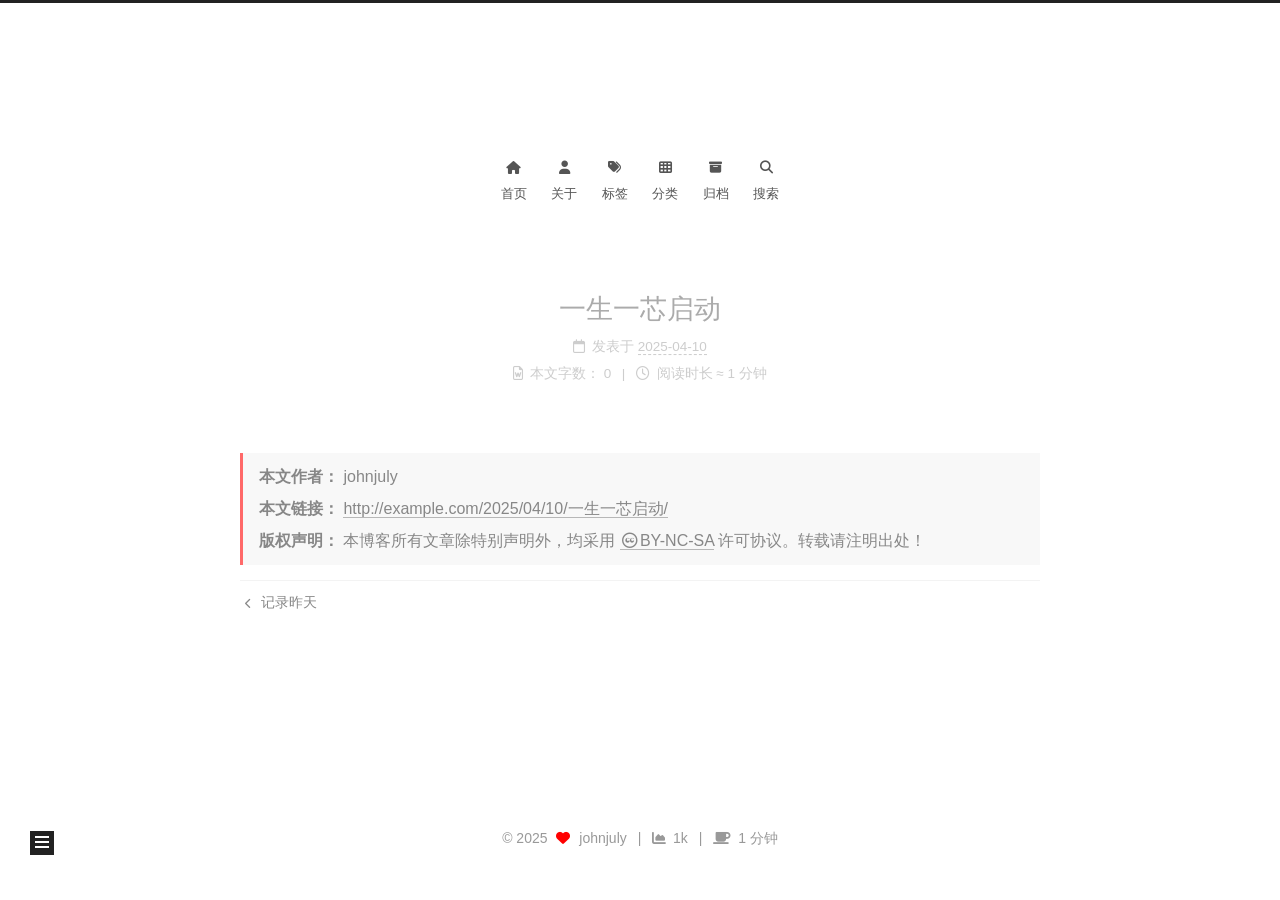
<file: 2025/04/10/一生一芯启动/index.html>
<!DOCTYPE html>
<html lang="zh-CN">
<head>
  <meta charset="UTF-8">
<meta name="viewport" content="width=device-width, initial-scale=1, maximum-scale=2">
<meta name="theme-color" content="#222">
<meta name="generator" content="Hexo 7.3.0">
  <link rel="apple-touch-icon" sizes="180x180" href="/images/sea_4876451.png">
  <link rel="icon" type="image/png" sizes="32x32" href="/images/sea_4876451.png">
  <link rel="icon" type="image/png" sizes="16x16" href="/images/sea_4876451.png">
  <link rel="mask-icon" href="/images/sea_4876451.png" color="#222">

<link rel="stylesheet" href="/css/main.css">


<link rel="stylesheet" href="/lib/font-awesome/css/all.min.css">

<script id="hexo-configurations">
    var NexT = window.NexT || {};
    var CONFIG = {"hostname":"example.com","root":"/","scheme":"Muse","version":"7.8.0","exturl":false,"sidebar":{"position":"left","display":"post","padding":18,"offset":12,"onmobile":false},"copycode":{"enable":false,"show_result":false,"style":null},"back2top":{"enable":true,"sidebar":false,"scrollpercent":false},"bookmark":{"enable":false,"color":"#222","save":"auto"},"fancybox":false,"mediumzoom":false,"lazyload":false,"pangu":false,"comments":{"style":"tabs","active":null,"storage":true,"lazyload":false,"nav":null},"algolia":{"hits":{"per_page":10},"labels":{"input_placeholder":"Search for Posts","hits_empty":"We didn't find any results for the search: ${query}","hits_stats":"${hits} results found in ${time} ms"}},"localsearch":{"enable":true,"trigger":"auto","top_n_per_article":1,"unescape":false,"preload":false},"motion":{"enable":true,"async":false,"transition":{"post_block":"fadeIn","post_header":"slideDownIn","post_body":"slideDownIn","coll_header":"slideLeftIn","sidebar":"slideUpIn"}},"path":"search.xml"};
  </script>

  <meta name="description" content="一些记录">
<meta property="og:type" content="article">
<meta property="og:title" content="一生一芯启动">
<meta property="og:url" content="http://example.com/2025/04/10/%E4%B8%80%E7%94%9F%E4%B8%80%E8%8A%AF%E5%90%AF%E5%8A%A8/index.html">
<meta property="og:site_name">
<meta property="og:description" content="一些记录">
<meta property="og:locale" content="zh_CN">
<meta property="article:published_time" content="2025-04-10T03:30:04.000Z">
<meta property="article:modified_time" content="2025-04-10T03:30:04.829Z">
<meta property="article:author" content="johnjuly">
<meta name="twitter:card" content="summary">

<link rel="canonical" href="http://example.com/2025/04/10/%E4%B8%80%E7%94%9F%E4%B8%80%E8%8A%AF%E5%90%AF%E5%8A%A8/">


<script id="page-configurations">
  // https://hexo.io/docs/variables.html
  CONFIG.page = {
    sidebar: "",
    isHome : false,
    isPost : true,
    lang   : 'zh-CN'
  };
</script>

  <title>一生一芯启动 | </title>
  






  <noscript>
  <style>
  .use-motion .brand,
  .use-motion .menu-item,
  .sidebar-inner,
  .use-motion .post-block,
  .use-motion .pagination,
  .use-motion .comments,
  .use-motion .post-header,
  .use-motion .post-body,
  .use-motion .collection-header { opacity: initial; }

  .use-motion .site-title,
  .use-motion .site-subtitle {
    opacity: initial;
    top: initial;
  }

  .use-motion .logo-line-before i { left: initial; }
  .use-motion .logo-line-after i { right: initial; }
  </style>
</noscript>

<link rel="alternate" href="/atom.xml" title="null" type="application/atom+xml">
</head>

<body itemscope itemtype="http://schema.org/WebPage">
  <div class="container use-motion">
    <div class="headband"></div>

    <header class="header" itemscope itemtype="http://schema.org/WPHeader">
      <div class="header-inner"><div class="site-brand-container">
  <div class="site-nav-toggle">
    <div class="toggle" aria-label="切换导航栏">
      <span class="toggle-line toggle-line-first"></span>
      <span class="toggle-line toggle-line-middle"></span>
      <span class="toggle-line toggle-line-last"></span>
    </div>
  </div>

  <div class="site-meta">

    <a href="/" class="brand" rel="start">
      <span class="logo-line-before"><i></i></span>
      <h1 class="site-title"></h1>
      <span class="logo-line-after"><i></i></span>
    </a>
  </div>

  <div class="site-nav-right">
    <div class="toggle popup-trigger">
        <i class="fa fa-search fa-fw fa-lg"></i>
    </div>
  </div>
</div>




<nav class="site-nav">
  <ul id="menu" class="main-menu menu">
        <li class="menu-item menu-item-home">

    <a href="/" rel="section"><i class="fa fa-home fa-fw"></i>首页</a>

  </li>
        <li class="menu-item menu-item-about">

    <a href="/about/" rel="section"><i class="fa fa-user fa-fw"></i>关于</a>

  </li>
        <li class="menu-item menu-item-tags">

    <a href="/tags/" rel="section"><i class="fa fa-tags fa-fw"></i>标签</a>

  </li>
        <li class="menu-item menu-item-categories">

    <a href="/categories/" rel="section"><i class="fa fa-th fa-fw"></i>分类</a>

  </li>
        <li class="menu-item menu-item-archives">

    <a href="/archives/" rel="section"><i class="fa fa-archive fa-fw"></i>归档</a>

  </li>
      <li class="menu-item menu-item-search">
        <a role="button" class="popup-trigger"><i class="fa fa-search fa-fw"></i>搜索
        </a>
      </li>
  </ul>
</nav>



  <div class="search-pop-overlay">
    <div class="popup search-popup">
        <div class="search-header">
  <span class="search-icon">
    <i class="fa fa-search"></i>
  </span>
  <div class="search-input-container">
    <input autocomplete="off" autocapitalize="off"
           placeholder="搜索..." spellcheck="false"
           type="search" class="search-input">
  </div>
  <span class="popup-btn-close">
    <i class="fa fa-times-circle"></i>
  </span>
</div>
<div id="search-result">
  <div id="no-result">
    <i class="fa fa-spinner fa-pulse fa-5x fa-fw"></i>
  </div>
</div>

    </div>
  </div>

</div>
    </header>

    
  <div class="back-to-top">
    <i class="fa fa-arrow-up"></i>
    <span>0%</span>
  </div>


    <main class="main">
      <div class="main-inner">
        <div class="content-wrap">
          

          <div class="content post posts-expand">
            

    
  
  
  <article itemscope itemtype="http://schema.org/Article" class="post-block" lang="zh-CN">
    <link itemprop="mainEntityOfPage" href="http://example.com/2025/04/10/%E4%B8%80%E7%94%9F%E4%B8%80%E8%8A%AF%E5%90%AF%E5%8A%A8/">

    <span hidden itemprop="author" itemscope itemtype="http://schema.org/Person">
      <meta itemprop="image" content="/images/sea_4876451.png">
      <meta itemprop="name" content="johnjuly">
      <meta itemprop="description" content="一些记录">
    </span>

    <span hidden itemprop="publisher" itemscope itemtype="http://schema.org/Organization">
      <meta itemprop="name" content="">
    </span>
      <header class="post-header">
        <h1 class="post-title" itemprop="name headline">
          一生一芯启动
        </h1>

        <div class="post-meta">
            <span class="post-meta-item">
              <span class="post-meta-item-icon">
                <i class="far fa-calendar"></i>
              </span>
              <span class="post-meta-item-text">发表于</span>

              <time title="创建时间：2025-04-10 11:30:04" itemprop="dateCreated datePublished" datetime="2025-04-10T11:30:04+08:00">2025-04-10</time>
            </span>

          <br>
            <span class="post-meta-item" title="本文字数">
              <span class="post-meta-item-icon">
                <i class="far fa-file-word"></i>
              </span>
                <span class="post-meta-item-text">本文字数：</span>
              <span>0</span>
            </span>
            <span class="post-meta-item" title="阅读时长">
              <span class="post-meta-item-icon">
                <i class="far fa-clock"></i>
              </span>
                <span class="post-meta-item-text">阅读时长 &asymp;</span>
              <span>1 分钟</span>
            </span>

        </div>
      </header>

    
    
    
    <div class="post-body" itemprop="articleBody">

      
        
    </div>

    
    
    
        

<div>
<ul class="post-copyright">
  <li class="post-copyright-author">
    <strong>本文作者： </strong>johnjuly
  </li>
  <li class="post-copyright-link">
    <strong>本文链接：</strong>
    <a href="http://example.com/2025/04/10/%E4%B8%80%E7%94%9F%E4%B8%80%E8%8A%AF%E5%90%AF%E5%8A%A8/" title="一生一芯启动">http://example.com/2025/04/10/一生一芯启动/</a>
  </li>
  <li class="post-copyright-license">
    <strong>版权声明： </strong>本博客所有文章除特别声明外，均采用 <a href="https://creativecommons.org/licenses/by-nc-sa/4.0/" rel="noopener" target="_blank"><i class="fab fa-fw fa-creative-commons"></i>BY-NC-SA</a> 许可协议。转载请注明出处！
  </li>
</ul>
</div>


      <footer class="post-footer">

        


        
    <div class="post-nav">
      <div class="post-nav-item">
    <a href="/2025/03/23/%E8%AE%B0%E5%BD%95%E6%98%A8%E5%A4%A9/" rel="prev" title="记录昨天">
      <i class="fa fa-chevron-left"></i> 记录昨天
    </a></div>
      <div class="post-nav-item"></div>
    </div>
      </footer>
    
  </article>
  
  
  



          </div>
          

<script>
  window.addEventListener('tabs:register', () => {
    let { activeClass } = CONFIG.comments;
    if (CONFIG.comments.storage) {
      activeClass = localStorage.getItem('comments_active') || activeClass;
    }
    if (activeClass) {
      let activeTab = document.querySelector(`a[href="#comment-${activeClass}"]`);
      if (activeTab) {
        activeTab.click();
      }
    }
  });
  if (CONFIG.comments.storage) {
    window.addEventListener('tabs:click', event => {
      if (!event.target.matches('.tabs-comment .tab-content .tab-pane')) return;
      let commentClass = event.target.classList[1];
      localStorage.setItem('comments_active', commentClass);
    });
  }
</script>

        </div>
          
  
  <div class="toggle sidebar-toggle">
    <span class="toggle-line toggle-line-first"></span>
    <span class="toggle-line toggle-line-middle"></span>
    <span class="toggle-line toggle-line-last"></span>
  </div>

  <aside class="sidebar">
    <div class="sidebar-inner">

      <ul class="sidebar-nav motion-element">
        <li class="sidebar-nav-toc">
          文章目录
        </li>
        <li class="sidebar-nav-overview">
          站点概览
        </li>
      </ul>

      <!--noindex-->
      <div class="post-toc-wrap sidebar-panel">
      </div>
      <!--/noindex-->

      <div class="site-overview-wrap sidebar-panel">
        <div class="site-author motion-element" itemprop="author" itemscope itemtype="http://schema.org/Person">
    <img class="site-author-image" itemprop="image" alt="johnjuly"
      src="/images/sea_4876451.png">
  <p class="site-author-name" itemprop="name">johnjuly</p>
  <div class="site-description" itemprop="description">一些记录</div>
</div>
<div class="site-state-wrap motion-element">
  <nav class="site-state">
      <div class="site-state-item site-state-posts">
          <a href="/archives/">
        
          <span class="site-state-item-count">4</span>
          <span class="site-state-item-name">日志</span>
        </a>
      </div>
      <div class="site-state-item site-state-tags">
            <a href="/tags/">
          
        <span class="site-state-item-count">1</span>
        <span class="site-state-item-name">标签</span></a>
      </div>
  </nav>
</div>
  <div class="links-of-author motion-element">
      <span class="links-of-author-item">
        <a href="https://github.com/johnjuly" title="GitHub → https:&#x2F;&#x2F;github.com&#x2F;johnjuly" rel="noopener" target="_blank"><i class="fab fa-github fa-fw"></i>GitHub</a>
      </span>
      <span class="links-of-author-item">
        <a href="mailto:xyt1878@outlook.com" title="E-Mail → mailto:xyt1878@outlook.com" rel="noopener" target="_blank"><i class="fa fa-envelope fa-fw"></i>E-Mail</a>
      </span>
  </div>
  <div class="cc-license motion-element" itemprop="license">
    <a href="https://creativecommons.org/licenses/by-nc-sa/4.0/" class="cc-opacity" rel="noopener" target="_blank"><img src="/images/cc-by-nc-sa.svg" alt="Creative Commons"></a>
  </div>



      </div>

    </div>
  </aside>
  <div id="sidebar-dimmer"></div>


      </div>
    </main>

    <footer class="footer">
      <div class="footer-inner">
        

        

<div class="copyright">
  
  &copy; 
  <span itemprop="copyrightYear">2025</span>
  <span class="with-love">
    <i class="fa fa-heart"></i>
  </span>
  <span class="author" itemprop="copyrightHolder">johnjuly</span>
    <span class="post-meta-divider">|</span>
    <span class="post-meta-item-icon">
      <i class="fa fa-chart-area"></i>
    </span>
    <span title="站点总字数">1k</span>
    <span class="post-meta-divider">|</span>
    <span class="post-meta-item-icon">
      <i class="fa fa-coffee"></i>
    </span>
    <span title="站点阅读时长">1 分钟</span>
</div>
  <div class="powered-by">
    <!--由 <a href="https://hexo.io/" class="theme-link" rel="noopener" target="_blank">Hexo</a> & <a href="https://muse.theme-next.org/" class="theme-link" rel="noopener" target="_blank">NexT.Muse</a> 强力驱动 -->
  </div>

        








      </div>
    </footer>
  </div>

  
  <script src="/lib/anime.min.js"></script>
  <script src="/lib/velocity/velocity.min.js"></script>
  <script src="/lib/velocity/velocity.ui.min.js"></script>

<script src="/js/utils.js"></script>

<script src="/js/motion.js"></script>


<script src="/js/schemes/muse.js"></script>


<script src="/js/next-boot.js"></script>




  




  
<script src="/js/local-search.js"></script>













  

  

</body>
</html>
</file>
<file: css/main.css>
:root {
  --body-bg-color: #fff;
  --content-bg-color: #fff;
  --card-bg-color: #f5f5f5;
  --text-color: #555;
  --blockquote-color: #666;
  --link-color: #555;
  --link-hover-color: #222;
  --brand-color: #fff;
  --brand-hover-color: #fff;
  --table-row-odd-bg-color: #f9f9f9;
  --table-row-hover-bg-color: #f5f5f5;
  --menu-item-bg-color: #f5f5f5;
  --btn-default-bg: #222;
  --btn-default-color: #fff;
  --btn-default-border-color: #222;
  --btn-default-hover-bg: #fff;
  --btn-default-hover-color: #222;
  --btn-default-hover-border-color: #222;
}
html {
  line-height: 1.15; /* 1 */
  -webkit-text-size-adjust: 100%; /* 2 */
}
body {
  margin: 0;
}
main {
  display: block;
}
h1 {
  font-size: 2em;
  margin: 0.67em 0;
}
hr {
  box-sizing: content-box; /* 1 */
  height: 0; /* 1 */
  overflow: visible; /* 2 */
}
pre {
  font-family: monospace, monospace; /* 1 */
  font-size: 1em; /* 2 */
}
a {
  background: transparent;
}
abbr[title] {
  border-bottom: none; /* 1 */
  text-decoration: underline; /* 2 */
  text-decoration: underline dotted; /* 2 */
}
b,
strong {
  font-weight: bolder;
}
code,
kbd,
samp {
  font-family: monospace, monospace; /* 1 */
  font-size: 1em; /* 2 */
}
small {
  font-size: 80%;
}
sub,
sup {
  font-size: 75%;
  line-height: 0;
  position: relative;
  vertical-align: baseline;
}
sub {
  bottom: -0.25em;
}
sup {
  top: -0.5em;
}
img {
  border-style: none;
}
button,
input,
optgroup,
select,
textarea {
  font-family: inherit; /* 1 */
  font-size: 100%; /* 1 */
  line-height: 1.15; /* 1 */
  margin: 0; /* 2 */
}
button,
input {
/* 1 */
  overflow: visible;
}
button,
select {
/* 1 */
  text-transform: none;
}
button,
[type='button'],
[type='reset'],
[type='submit'] {
  -webkit-appearance: button;
}
button::-moz-focus-inner,
[type='button']::-moz-focus-inner,
[type='reset']::-moz-focus-inner,
[type='submit']::-moz-focus-inner {
  border-style: none;
  padding: 0;
}
button:-moz-focusring,
[type='button']:-moz-focusring,
[type='reset']:-moz-focusring,
[type='submit']:-moz-focusring {
  outline: 1px dotted ButtonText;
}
fieldset {
  padding: 0.35em 0.75em 0.625em;
}
legend {
  box-sizing: border-box; /* 1 */
  color: inherit; /* 2 */
  display: table; /* 1 */
  max-width: 100%; /* 1 */
  padding: 0; /* 3 */
  white-space: normal; /* 1 */
}
progress {
  vertical-align: baseline;
}
textarea {
  overflow: auto;
}
[type='checkbox'],
[type='radio'] {
  box-sizing: border-box; /* 1 */
  padding: 0; /* 2 */
}
[type='number']::-webkit-inner-spin-button,
[type='number']::-webkit-outer-spin-button {
  height: auto;
}
[type='search'] {
  outline-offset: -2px; /* 2 */
  -webkit-appearance: textfield; /* 1 */
}
[type='search']::-webkit-search-decoration {
  -webkit-appearance: none;
}
::-webkit-file-upload-button {
  font: inherit; /* 2 */
  -webkit-appearance: button; /* 1 */
}
details {
  display: block;
}
summary {
  display: list-item;
}
template {
  display: none;
}
[hidden] {
  display: none;
}
::selection {
  background: #262a30;
  color: #eee;
}
html,
body {
  height: 100%;
}
body {
  background: var(--body-bg-color);
  color: var(--text-color);
  font-family: 'Lato', "PingFang SC", "Microsoft YaHei", sans-serif;
  font-size: 1em;
  line-height: 2;
}
@media (max-width: 991px) {
  body {
    padding-left: 0 !important;
    padding-right: 0 !important;
  }
}
h1,
h2,
h3,
h4,
h5,
h6 {
  font-family: 'Lato', "PingFang SC", "Microsoft YaHei", sans-serif;
  font-weight: bold;
  line-height: 1.5;
  margin: 20px 0 15px;
}
h1 {
  font-size: 1.5em;
}
h2 {
  font-size: 1.375em;
}
h3 {
  font-size: 1.25em;
}
h4 {
  font-size: 1.125em;
}
h5 {
  font-size: 1em;
}
h6 {
  font-size: 0.875em;
}
p {
  margin: 0 0 20px 0;
}
a,
span.exturl {
  border-bottom: 1px solid #999;
  color: var(--link-color);
  outline: 0;
  text-decoration: none;
  overflow-wrap: break-word;
  word-wrap: break-word;
  cursor: pointer;
}
a:hover,
span.exturl:hover {
  border-bottom-color: var(--link-hover-color);
  color: var(--link-hover-color);
}
iframe,
img,
video {
  display: block;
  margin-left: auto;
  margin-right: auto;
  max-width: 100%;
}
hr {
  background-image: repeating-linear-gradient(-45deg, #ddd, #ddd 4px, transparent 4px, transparent 8px);
  border: 0;
  height: 3px;
  margin: 40px 0;
}
blockquote {
  border-left: 4px solid #ddd;
  color: var(--blockquote-color);
  margin: 0;
  padding: 0 15px;
}
blockquote cite::before {
  content: '-';
  padding: 0 5px;
}
dt {
  font-weight: bold;
}
dd {
  margin: 0;
  padding: 0;
}
kbd {
  background-color: #f5f5f5;
  background-image: linear-gradient(#eee, #fff, #eee);
  border: 1px solid #ccc;
  border-radius: 0.2em;
  box-shadow: 0.1em 0.1em 0.2em rgba(0,0,0,0.1);
  color: #555;
  font-family: inherit;
  padding: 0.1em 0.3em;
  white-space: nowrap;
}
.table-container {
  overflow: auto;
}
table {
  border-collapse: collapse;
  border-spacing: 0;
  font-size: 0.875em;
  margin: 0 0 20px 0;
  width: 100%;
}
tbody tr:nth-of-type(odd) {
  background: var(--table-row-odd-bg-color);
}
tbody tr:hover {
  background: var(--table-row-hover-bg-color);
}
caption,
th,
td {
  font-weight: normal;
  padding: 8px;
  vertical-align: middle;
}
th,
td {
  border: 1px solid #ddd;
  border-bottom: 3px solid #ddd;
}
th {
  font-weight: 700;
  padding-bottom: 10px;
}
td {
  border-bottom-width: 1px;
}
.btn {
  background: var(--btn-default-bg);
  border: 2px solid var(--btn-default-border-color);
  border-radius: 0;
  color: var(--btn-default-color);
  display: inline-block;
  font-size: 0.875em;
  line-height: 2;
  padding: 0 20px;
  text-decoration: none;
  transition-property: background-color;
  transition-delay: 0s;
  transition-duration: 0.2s;
  transition-timing-function: ease-in-out;
}
.btn:hover {
  background: var(--btn-default-hover-bg);
  border-color: var(--btn-default-hover-border-color);
  color: var(--btn-default-hover-color);
}
.btn + .btn {
  margin: 0 0 8px 8px;
}
.btn .fa-fw {
  text-align: left;
  width: 1.285714285714286em;
}
.toggle {
  line-height: 0;
}
.toggle .toggle-line {
  background: #fff;
  display: inline-block;
  height: 2px;
  left: 0;
  position: relative;
  top: 0;
  transition: all 0.4s;
  vertical-align: top;
  width: 100%;
}
.toggle .toggle-line:not(:first-child) {
  margin-top: 3px;
}
.toggle.toggle-arrow .toggle-line-first {
  left: 50%;
  top: 2px;
  transform: rotate(45deg);
  width: 50%;
}
.toggle.toggle-arrow .toggle-line-middle {
  left: 2px;
  width: 90%;
}
.toggle.toggle-arrow .toggle-line-last {
  left: 50%;
  top: -2px;
  transform: rotate(-45deg);
  width: 50%;
}
.toggle.toggle-close .toggle-line-first {
  transform: rotate(-45deg);
  top: 5px;
}
.toggle.toggle-close .toggle-line-middle {
  opacity: 0;
}
.toggle.toggle-close .toggle-line-last {
  transform: rotate(45deg);
  top: -5px;
}
.highlight,
pre {
  background: #f7f7f7;
  color: #4d4d4c;
  line-height: 1.6;
  margin: 0 auto 20px;
}
pre,
code {
  font-family: consolas, Menlo, monospace, "PingFang SC", "Microsoft YaHei";
}
code {
  background: #eee;
  border-radius: 3px;
  color: #555;
  padding: 2px 4px;
  overflow-wrap: break-word;
  word-wrap: break-word;
}
.highlight *::selection {
  background: #d6d6d6;
}
.highlight pre {
  border: 0;
  margin: 0;
  padding: 10px 0;
}
.highlight table {
  border: 0;
  margin: 0;
  width: auto;
}
.highlight td {
  border: 0;
  padding: 0;
}
.highlight figcaption {
  background: #eff2f3;
  color: #4d4d4c;
  display: flex;
  font-size: 0.875em;
  justify-content: space-between;
  line-height: 1.2;
  padding: 0.5em;
}
.highlight figcaption a {
  color: #4d4d4c;
}
.highlight figcaption a:hover {
  border-bottom-color: #4d4d4c;
}
.highlight .gutter {
  -moz-user-select: none;
  -ms-user-select: none;
  -webkit-user-select: none;
  user-select: none;
}
.highlight .gutter pre {
  background: #eff2f3;
  color: #869194;
  padding-left: 10px;
  padding-right: 10px;
  text-align: right;
}
.highlight .code pre {
  background: #f7f7f7;
  padding-left: 10px;
  width: 100%;
}
.gist table {
  width: auto;
}
.gist table td {
  border: 0;
}
pre {
  overflow: auto;
  padding: 10px;
}
pre code {
  background: none;
  color: #4d4d4c;
  font-size: 0.875em;
  padding: 0;
  text-shadow: none;
}
pre .deletion {
  background: #fdd;
}
pre .addition {
  background: #dfd;
}
pre .meta {
  color: #eab700;
  -moz-user-select: none;
  -ms-user-select: none;
  -webkit-user-select: none;
  user-select: none;
}
pre .comment {
  color: #8e908c;
}
pre .variable,
pre .attribute,
pre .tag,
pre .name,
pre .regexp,
pre .ruby .constant,
pre .xml .tag .title,
pre .xml .pi,
pre .xml .doctype,
pre .html .doctype,
pre .css .id,
pre .css .class,
pre .css .pseudo {
  color: #c82829;
}
pre .number,
pre .preprocessor,
pre .built_in,
pre .builtin-name,
pre .literal,
pre .params,
pre .constant,
pre .command {
  color: #f5871f;
}
pre .ruby .class .title,
pre .css .rules .attribute,
pre .string,
pre .symbol,
pre .value,
pre .inheritance,
pre .header,
pre .ruby .symbol,
pre .xml .cdata,
pre .special,
pre .formula {
  color: #718c00;
}
pre .title,
pre .css .hexcolor {
  color: #3e999f;
}
pre .function,
pre .python .decorator,
pre .python .title,
pre .ruby .function .title,
pre .ruby .title .keyword,
pre .perl .sub,
pre .javascript .title,
pre .coffeescript .title {
  color: #4271ae;
}
pre .keyword,
pre .javascript .function {
  color: #8959a8;
}
.blockquote-center {
  border-left: none;
  margin: 40px 0;
  padding: 0;
  position: relative;
  text-align: center;
}
.blockquote-center .fa {
  display: block;
  opacity: 0.6;
  position: absolute;
  width: 100%;
}
.blockquote-center .fa-quote-left {
  border-top: 1px solid #ccc;
  text-align: left;
  top: -20px;
}
.blockquote-center .fa-quote-right {
  border-bottom: 1px solid #ccc;
  text-align: right;
  bottom: -20px;
}
.blockquote-center p,
.blockquote-center div {
  text-align: center;
}
.post-body .group-picture img {
  margin: 0 auto;
  padding: 0 3px;
}
.group-picture-row {
  margin-bottom: 6px;
  overflow: hidden;
}
.group-picture-column {
  float: left;
  margin-bottom: 10px;
}
.post-body .label {
  color: #555;
  display: inline;
  padding: 0 2px;
}
.post-body .label.default {
  background: #f0f0f0;
}
.post-body .label.primary {
  background: #efe6f7;
}
.post-body .label.info {
  background: #e5f2f8;
}
.post-body .label.success {
  background: #e7f4e9;
}
.post-body .label.warning {
  background: #fcf6e1;
}
.post-body .label.danger {
  background: #fae8eb;
}
.post-body .tabs {
  margin-bottom: 20px;
}
.post-body .tabs,
.tabs-comment {
  display: block;
  padding-top: 10px;
  position: relative;
}
.post-body .tabs ul.nav-tabs,
.tabs-comment ul.nav-tabs {
  display: flex;
  flex-wrap: wrap;
  margin: 0;
  margin-bottom: -1px;
  padding: 0;
}
@media (max-width: 413px) {
  .post-body .tabs ul.nav-tabs,
  .tabs-comment ul.nav-tabs {
    display: block;
    margin-bottom: 5px;
  }
}
.post-body .tabs ul.nav-tabs li.tab,
.tabs-comment ul.nav-tabs li.tab {
  border-bottom: 1px solid #ddd;
  border-left: 1px solid transparent;
  border-right: 1px solid transparent;
  border-top: 3px solid transparent;
  flex-grow: 1;
  list-style-type: none;
  border-radius: 0 0 0 0;
}
@media (max-width: 413px) {
  .post-body .tabs ul.nav-tabs li.tab,
  .tabs-comment ul.nav-tabs li.tab {
    border-bottom: 1px solid transparent;
    border-left: 3px solid transparent;
    border-right: 1px solid transparent;
    border-top: 1px solid transparent;
  }
}
@media (max-width: 413px) {
  .post-body .tabs ul.nav-tabs li.tab,
  .tabs-comment ul.nav-tabs li.tab {
    border-radius: 0;
  }
}
.post-body .tabs ul.nav-tabs li.tab a,
.tabs-comment ul.nav-tabs li.tab a {
  border-bottom: initial;
  display: block;
  line-height: 1.8;
  outline: 0;
  padding: 0.25em 0.75em;
  text-align: center;
  transition-delay: 0s;
  transition-duration: 0.2s;
  transition-timing-function: ease-out;
}
.post-body .tabs ul.nav-tabs li.tab a i,
.tabs-comment ul.nav-tabs li.tab a i {
  width: 1.285714285714286em;
}
.post-body .tabs ul.nav-tabs li.tab.active,
.tabs-comment ul.nav-tabs li.tab.active {
  border-bottom: 1px solid transparent;
  border-left: 1px solid #ddd;
  border-right: 1px solid #ddd;
  border-top: 3px solid #fc6423;
}
@media (max-width: 413px) {
  .post-body .tabs ul.nav-tabs li.tab.active,
  .tabs-comment ul.nav-tabs li.tab.active {
    border-bottom: 1px solid #ddd;
    border-left: 3px solid #fc6423;
    border-right: 1px solid #ddd;
    border-top: 1px solid #ddd;
  }
}
.post-body .tabs ul.nav-tabs li.tab.active a,
.tabs-comment ul.nav-tabs li.tab.active a {
  color: var(--link-color);
  cursor: default;
}
.post-body .tabs .tab-content .tab-pane,
.tabs-comment .tab-content .tab-pane {
  border: 1px solid #ddd;
  border-top: 0;
  padding: 20px 20px 0 20px;
  border-radius: 0;
}
.post-body .tabs .tab-content .tab-pane:not(.active),
.tabs-comment .tab-content .tab-pane:not(.active) {
  display: none;
}
.post-body .tabs .tab-content .tab-pane.active,
.tabs-comment .tab-content .tab-pane.active {
  display: block;
}
.post-body .tabs .tab-content .tab-pane.active:nth-of-type(1),
.tabs-comment .tab-content .tab-pane.active:nth-of-type(1) {
  border-radius: 0 0 0 0;
}
@media (max-width: 413px) {
  .post-body .tabs .tab-content .tab-pane.active:nth-of-type(1),
  .tabs-comment .tab-content .tab-pane.active:nth-of-type(1) {
    border-radius: 0;
  }
}
.post-body .note {
  border-radius: 3px;
  margin-bottom: 20px;
  padding: 1em;
  position: relative;
  border: 1px solid #eee;
  border-left-width: 5px;
}
.post-body .note h2,
.post-body .note h3,
.post-body .note h4,
.post-body .note h5,
.post-body .note h6 {
  margin-top: 0;
  border-bottom: initial;
  margin-bottom: 0;
  padding-top: 0;
}
.post-body .note p:first-child,
.post-body .note ul:first-child,
.post-body .note ol:first-child,
.post-body .note table:first-child,
.post-body .note pre:first-child,
.post-body .note blockquote:first-child,
.post-body .note img:first-child {
  margin-top: 0;
}
.post-body .note p:last-child,
.post-body .note ul:last-child,
.post-body .note ol:last-child,
.post-body .note table:last-child,
.post-body .note pre:last-child,
.post-body .note blockquote:last-child,
.post-body .note img:last-child {
  margin-bottom: 0;
}
.post-body .note.default {
  border-left-color: #777;
}
.post-body .note.default h2,
.post-body .note.default h3,
.post-body .note.default h4,
.post-body .note.default h5,
.post-body .note.default h6 {
  color: #777;
}
.post-body .note.primary {
  border-left-color: #6f42c1;
}
.post-body .note.primary h2,
.post-body .note.primary h3,
.post-body .note.primary h4,
.post-body .note.primary h5,
.post-body .note.primary h6 {
  color: #6f42c1;
}
.post-body .note.info {
  border-left-color: #428bca;
}
.post-body .note.info h2,
.post-body .note.info h3,
.post-body .note.info h4,
.post-body .note.info h5,
.post-body .note.info h6 {
  color: #428bca;
}
.post-body .note.success {
  border-left-color: #5cb85c;
}
.post-body .note.success h2,
.post-body .note.success h3,
.post-body .note.success h4,
.post-body .note.success h5,
.post-body .note.success h6 {
  color: #5cb85c;
}
.post-body .note.warning {
  border-left-color: #f0ad4e;
}
.post-body .note.warning h2,
.post-body .note.warning h3,
.post-body .note.warning h4,
.post-body .note.warning h5,
.post-body .note.warning h6 {
  color: #f0ad4e;
}
.post-body .note.danger {
  border-left-color: #d9534f;
}
.post-body .note.danger h2,
.post-body .note.danger h3,
.post-body .note.danger h4,
.post-body .note.danger h5,
.post-body .note.danger h6 {
  color: #d9534f;
}
.pagination .prev,
.pagination .next,
.pagination .page-number,
.pagination .space {
  display: inline-block;
  margin: 0 10px;
  padding: 0 11px;
  position: relative;
  top: -1px;
}
@media (max-width: 767px) {
  .pagination .prev,
  .pagination .next,
  .pagination .page-number,
  .pagination .space {
    margin: 0 5px;
  }
}
.pagination {
  border-top: 1px solid #eee;
  margin: 120px 0 0;
  text-align: center;
}
.pagination .prev,
.pagination .next,
.pagination .page-number {
  border-bottom: 0;
  border-top: 1px solid #eee;
  transition-property: border-color;
  transition-delay: 0s;
  transition-duration: 0.2s;
  transition-timing-function: ease-in-out;
}
.pagination .prev:hover,
.pagination .next:hover,
.pagination .page-number:hover {
  border-top-color: #222;
}
.pagination .space {
  margin: 0;
  padding: 0;
}
.pagination .prev {
  margin-left: 0;
}
.pagination .next {
  margin-right: 0;
}
.pagination .page-number.current {
  background: #ccc;
  border-top-color: #ccc;
  color: #fff;
}
@media (max-width: 767px) {
  .pagination {
    border-top: none;
  }
  .pagination .prev,
  .pagination .next,
  .pagination .page-number {
    border-bottom: 1px solid #eee;
    border-top: 0;
    margin-bottom: 10px;
    padding: 0 10px;
  }
  .pagination .prev:hover,
  .pagination .next:hover,
  .pagination .page-number:hover {
    border-bottom-color: #222;
  }
}
.comments {
  margin-top: 60px;
  overflow: hidden;
}
.comment-button-group {
  display: flex;
  flex-wrap: wrap-reverse;
  justify-content: center;
  margin: 1em 0;
}
.comment-button-group .comment-button {
  margin: 0.1em 0.2em;
}
.comment-button-group .comment-button.active {
  background: var(--btn-default-hover-bg);
  border-color: var(--btn-default-hover-border-color);
  color: var(--btn-default-hover-color);
}
.comment-position {
  display: none;
}
.comment-position.active {
  display: block;
}
.tabs-comment {
  background: var(--content-bg-color);
  margin-top: 4em;
  padding-top: 0;
}
.tabs-comment .comments {
  border: 0;
  box-shadow: none;
  margin-top: 0;
  padding-top: 0;
}
.container {
  min-height: 100%;
  position: relative;
}
.main-inner {
  margin: 0 auto;
  width: 700px;
}
@media (min-width: 1200px) {
  .main-inner {
    width: 800px;
  }
}
@media (min-width: 1600px) {
  .main-inner {
    width: 900px;
  }
}
@media (max-width: 767px) {
  .content-wrap {
    padding: 0 20px;
  }
}
.header {
  background: transparent;
}
.header-inner {
  margin: 0 auto;
  width: 700px;
}
@media (min-width: 1200px) {
  .header-inner {
    width: 800px;
  }
}
@media (min-width: 1600px) {
  .header-inner {
    width: 900px;
  }
}
.site-brand-container {
  display: flex;
  flex-shrink: 0;
  padding: 0 10px;
}
.headband {
  background: #222;
  height: 3px;
}
.site-meta {
  flex-grow: 1;
  text-align: center;
}
@media (max-width: 767px) {
  .site-meta {
    text-align: center;
  }
}
.brand {
  border-bottom: none;
  color: var(--brand-color);
  display: inline-block;
  line-height: 1.375em;
  padding: 0 40px;
  position: relative;
}
.brand:hover {
  color: var(--brand-hover-color);
}
.site-title {
  font-family: 'Lato', "PingFang SC", "Microsoft YaHei", sans-serif;
  font-size: 1.375em;
  font-weight: normal;
  margin: 0;
}
.site-subtitle {
  color: #999;
  font-size: 0.8125em;
  margin: 10px 0;
}
.use-motion .brand {
  opacity: 0;
}
.use-motion .site-title,
.use-motion .site-subtitle,
.use-motion .custom-logo-image {
  opacity: 0;
  position: relative;
  top: -10px;
}
.site-nav-toggle,
.site-nav-right {
  display: none;
}
@media (max-width: 767px) {
  .site-nav-toggle,
  .site-nav-right {
    display: flex;
    flex-direction: column;
    justify-content: center;
  }
}
.site-nav-toggle .toggle,
.site-nav-right .toggle {
  color: var(--text-color);
  padding: 10px;
  width: 22px;
}
.site-nav-toggle .toggle .toggle-line,
.site-nav-right .toggle .toggle-line {
  background: var(--text-color);
  border-radius: 1px;
}
.site-nav {
  display: block;
}
@media (max-width: 767px) {
  .site-nav {
    clear: both;
    display: none;
  }
}
.site-nav.site-nav-on {
  display: block;
}
.menu {
  margin-top: 20px;
  padding-left: 0;
  text-align: center;
}
.menu-item {
  display: inline-block;
  list-style: none;
  margin: 0 10px;
}
@media (max-width: 767px) {
  .menu-item {
    display: block;
    margin-top: 10px;
  }
  .menu-item.menu-item-search {
    display: none;
  }
}
.menu-item a,
.menu-item span.exturl {
  border-bottom: 0;
  display: block;
  font-size: 0.8125em;
  transition-property: border-color;
  transition-delay: 0s;
  transition-duration: 0.2s;
  transition-timing-function: ease-in-out;
}
@media (hover: none) {
  .menu-item a:hover,
  .menu-item span.exturl:hover {
    border-bottom-color: transparent !important;
  }
}
.menu-item .fa,
.menu-item .fab,
.menu-item .far,
.menu-item .fas {
  margin-right: 8px;
}
.menu-item .badge {
  display: inline-block;
  font-weight: bold;
  line-height: 1;
  margin-left: 0.35em;
  margin-top: 0.35em;
  text-align: center;
  white-space: nowrap;
}
@media (max-width: 767px) {
  .menu-item .badge {
    float: right;
    margin-left: 0;
  }
}
.menu-item-active a,
.menu .menu-item a:hover,
.menu .menu-item span.exturl:hover {
  background: var(--menu-item-bg-color);
}
.use-motion .menu-item {
  opacity: 0;
}
.sidebar {
  background: #222;
  bottom: 0;
  box-shadow: inset 0 2px 6px #000;
  position: fixed;
  top: 0;
}
@media (max-width: 991px) {
  .sidebar {
    display: none;
  }
}
.sidebar-inner {
  color: #999;
  padding: 18px 10px;
  text-align: center;
}
.cc-license {
  margin-top: 10px;
  text-align: center;
}
.cc-license .cc-opacity {
  border-bottom: none;
  opacity: 0.7;
}
.cc-license .cc-opacity:hover {
  opacity: 0.9;
}
.cc-license img {
  display: inline-block;
}
.site-author-image {
  border: 2px solid #333;
  display: block;
  margin: 0 auto;
  max-width: 96px;
  padding: 2px;
}
.site-author-name {
  color: #f5f5f5;
  font-weight: normal;
  margin: 5px 0 0;
  text-align: center;
}
.site-description {
  color: #999;
  font-size: 1em;
  margin-top: 5px;
  text-align: center;
}
.links-of-author {
  margin-top: 15px;
}
.links-of-author a,
.links-of-author span.exturl {
  border-bottom-color: #555;
  display: inline-block;
  font-size: 0.8125em;
  margin-bottom: 10px;
  margin-right: 10px;
  vertical-align: middle;
}
.links-of-author a::before,
.links-of-author span.exturl::before {
  background: #70cbc3;
  border-radius: 50%;
  content: ' ';
  display: inline-block;
  height: 4px;
  margin-right: 3px;
  vertical-align: middle;
  width: 4px;
}
.sidebar-button {
  margin-top: 15px;
}
.sidebar-button a {
  border: 1px solid #fc6423;
  border-radius: 4px;
  color: #fc6423;
  display: inline-block;
  padding: 0 15px;
}
.sidebar-button a .fa,
.sidebar-button a .fab,
.sidebar-button a .far,
.sidebar-button a .fas {
  margin-right: 5px;
}
.sidebar-button a:hover {
  background: #fc6423;
  border: 1px solid #fc6423;
  color: #fff;
}
.sidebar-button a:hover .fa,
.sidebar-button a:hover .fab,
.sidebar-button a:hover .far,
.sidebar-button a:hover .fas {
  color: #fff;
}
.links-of-blogroll {
  font-size: 0.8125em;
  margin-top: 10px;
}
.links-of-blogroll-title {
  font-size: 0.875em;
  font-weight: 600;
  margin-top: 0;
}
.links-of-blogroll-list {
  list-style: none;
  margin: 0;
  padding: 0;
}
#sidebar-dimmer {
  display: none;
}
@media (max-width: 767px) {
  #sidebar-dimmer {
    background: #000;
    display: block;
    height: 100%;
    left: 100%;
    opacity: 0;
    position: fixed;
    top: 0;
    width: 100%;
    z-index: 1100;
  }
  .sidebar-active + #sidebar-dimmer {
    opacity: 0.7;
    transform: translateX(-100%);
    transition: opacity 0.5s;
  }
}
.sidebar-nav {
  margin: 0;
  padding-bottom: 20px;
  padding-left: 0;
}
.sidebar-nav li {
  border-bottom: 1px solid transparent;
  color: #666;
  cursor: pointer;
  display: inline-block;
  font-size: 0.875em;
}
.sidebar-nav li.sidebar-nav-overview {
  margin-left: 10px;
}
.sidebar-nav li:hover {
  color: #f5f5f5;
}
.sidebar-nav .sidebar-nav-active {
  border-bottom-color: #87daff;
  color: #87daff;
}
.sidebar-nav .sidebar-nav-active:hover {
  color: #87daff;
}
.sidebar-panel {
  display: none;
  overflow-x: hidden;
  overflow-y: auto;
}
.sidebar-panel-active {
  display: block;
}
.sidebar-toggle {
  background: #222;
  bottom: 45px;
  cursor: pointer;
  height: 14px;
  left: 30px;
  padding: 5px;
  position: fixed;
  width: 14px;
  z-index: 1300;
}
@media (max-width: 991px) {
  .sidebar-toggle {
    left: 20px;
    opacity: 0.8;
    display: none;
  }
}
.sidebar-toggle:hover .toggle-line {
  background: #87daff;
}
.post-toc {
  font-size: 0.875em;
}
.post-toc ol {
  list-style: none;
  margin: 0;
  padding: 0 2px 5px 10px;
  text-align: left;
}
.post-toc ol > ol {
  padding-left: 0;
}
.post-toc ol a {
  transition-property: all;
  transition-delay: 0s;
  transition-duration: 0.2s;
  transition-timing-function: ease-in-out;
}
.post-toc .nav-item {
  line-height: 1.8;
  overflow: hidden;
  text-overflow: ellipsis;
  white-space: nowrap;
}
.post-toc .nav .nav-child {
  display: none;
}
.post-toc .nav .active > .nav-child {
  display: block;
}
.post-toc .nav .active-current > .nav-child {
  display: block;
}
.post-toc .nav .active-current > .nav-child > .nav-item {
  display: block;
}
.post-toc .nav .active > a {
  border-bottom-color: #87daff;
  color: #87daff;
}
.post-toc .nav .active-current > a {
  color: #87daff;
}
.post-toc .nav .active-current > a:hover {
  color: #87daff;
}
.site-state {
  display: flex;
  justify-content: center;
  line-height: 1.4;
  margin-top: 10px;
  overflow: hidden;
  text-align: center;
  white-space: nowrap;
}
.site-state-item {
  padding: 0 15px;
}
.site-state-item:not(:first-child) {
  border-left: 1px solid #333;
}
.site-state-item a {
  border-bottom: none;
}
.site-state-item-count {
  display: block;
  font-size: 1.25em;
  font-weight: 600;
  text-align: center;
}
.site-state-item-name {
  color: inherit;
  font-size: 0.875em;
}
.footer {
  color: #999;
  font-size: 0.875em;
  padding: 20px 0;
}
.footer.footer-fixed {
  bottom: 0;
  left: 0;
  position: absolute;
  right: 0;
}
.footer-inner {
  box-sizing: border-box;
  margin: 0 auto;
  text-align: center;
  width: 700px;
}
@media (min-width: 1200px) {
  .footer-inner {
    width: 800px;
  }
}
@media (min-width: 1600px) {
  .footer-inner {
    width: 900px;
  }
}
.languages {
  display: inline-block;
  font-size: 1.125em;
  position: relative;
}
.languages .lang-select-label span {
  margin: 0 0.5em;
}
.languages .lang-select {
  height: 100%;
  left: 0;
  opacity: 0;
  position: absolute;
  top: 0;
  width: 100%;
}
.with-love {
  color: #ff0000;
  display: inline-block;
  margin: 0 5px;
}
.powered-by,
.theme-info {
  display: inline-block;
}
@-moz-keyframes iconAnimate {
  0%, 100% {
    transform: scale(1);
  }
  10%, 30% {
    transform: scale(0.9);
  }
  20%, 40%, 60%, 80% {
    transform: scale(1.1);
  }
  50%, 70% {
    transform: scale(1.1);
  }
}
@-webkit-keyframes iconAnimate {
  0%, 100% {
    transform: scale(1);
  }
  10%, 30% {
    transform: scale(0.9);
  }
  20%, 40%, 60%, 80% {
    transform: scale(1.1);
  }
  50%, 70% {
    transform: scale(1.1);
  }
}
@-o-keyframes iconAnimate {
  0%, 100% {
    transform: scale(1);
  }
  10%, 30% {
    transform: scale(0.9);
  }
  20%, 40%, 60%, 80% {
    transform: scale(1.1);
  }
  50%, 70% {
    transform: scale(1.1);
  }
}
@keyframes iconAnimate {
  0%, 100% {
    transform: scale(1);
  }
  10%, 30% {
    transform: scale(0.9);
  }
  20%, 40%, 60%, 80% {
    transform: scale(1.1);
  }
  50%, 70% {
    transform: scale(1.1);
  }
}
.back-to-top {
  font-size: 12px;
  text-align: center;
  transition-delay: 0s;
  transition-duration: 0.2s;
  transition-timing-function: ease-in-out;
}
.back-to-top {
  background: #222;
  bottom: -100px;
  box-sizing: border-box;
  color: #fff;
  cursor: pointer;
  left: 30px;
  opacity: 1;
  padding: 0 6px;
  position: fixed;
  transition-property: bottom;
  z-index: 1300;
  width: 24px;
}
.back-to-top span {
  display: none;
}
.back-to-top:hover {
  color: #87daff;
}
.back-to-top.back-to-top-on {
  bottom: 19px;
}
@media (max-width: 991px) {
  .back-to-top {
    left: 20px;
    opacity: 0.8;
  }
}
.post-body {
  font-family: 'Lato', "PingFang SC", "Microsoft YaHei", sans-serif;
  overflow-wrap: break-word;
  word-wrap: break-word;
}
@media (min-width: 1200px) {
  .post-body {
    font-size: 1.125em;
  }
}
.post-body .exturl .fa {
  font-size: 0.875em;
  margin-left: 4px;
}
.post-body .image-caption,
.post-body .figure .caption {
  color: #999;
  font-size: 0.875em;
  font-weight: bold;
  line-height: 1;
  margin: -20px auto 15px;
  text-align: center;
}
.post-sticky-flag {
  display: inline-block;
  transform: rotate(30deg);
}
.post-button {
  margin-top: 40px;
  text-align: center;
}
.use-motion .post-block,
.use-motion .pagination,
.use-motion .comments {
  opacity: 0;
}
.use-motion .post-header {
  opacity: 0;
}
.use-motion .post-body {
  opacity: 0;
}
.use-motion .collection-header {
  opacity: 0;
}
.posts-collapse {
  margin-left: 35px;
  position: relative;
}
@media (max-width: 767px) {
  .posts-collapse {
    margin-left: 0px;
    margin-right: 0px;
  }
}
.posts-collapse .collection-title {
  font-size: 1.125em;
  position: relative;
}
.posts-collapse .collection-title::before {
  background: #999;
  border: 1px solid #fff;
  border-radius: 50%;
  content: ' ';
  height: 10px;
  left: 0;
  margin-left: -6px;
  margin-top: -4px;
  position: absolute;
  top: 50%;
  width: 10px;
}
.posts-collapse .collection-year {
  font-size: 1.5em;
  font-weight: bold;
  margin: 60px 0;
  position: relative;
}
.posts-collapse .collection-year::before {
  background: #bbb;
  border-radius: 50%;
  content: ' ';
  height: 8px;
  left: 0;
  margin-left: -4px;
  margin-top: -4px;
  position: absolute;
  top: 50%;
  width: 8px;
}
.posts-collapse .collection-header {
  display: block;
  margin: 0 0 0 20px;
}
.posts-collapse .collection-header small {
  color: #bbb;
  margin-left: 5px;
}
.posts-collapse .post-header {
  border-bottom: 1px dashed #ccc;
  margin: 30px 0;
  padding-left: 15px;
  position: relative;
  transition-property: border;
  transition-delay: 0s;
  transition-duration: 0.2s;
  transition-timing-function: ease-in-out;
}
.posts-collapse .post-header::before {
  background: #bbb;
  border: 1px solid #fff;
  border-radius: 50%;
  content: ' ';
  height: 6px;
  left: 0;
  margin-left: -4px;
  position: absolute;
  top: 0.75em;
  transition-property: background;
  width: 6px;
  transition-delay: 0s;
  transition-duration: 0.2s;
  transition-timing-function: ease-in-out;
}
.posts-collapse .post-header:hover {
  border-bottom-color: #666;
}
.posts-collapse .post-header:hover::before {
  background: #222;
}
.posts-collapse .post-meta {
  display: inline;
  font-size: 0.75em;
  margin-right: 10px;
}
.posts-collapse .post-title {
  display: inline;
}
.posts-collapse .post-title a,
.posts-collapse .post-title span.exturl {
  border-bottom: none;
  color: var(--link-color);
}
.posts-collapse .post-title .fa-external-link-alt {
  font-size: 0.875em;
  margin-left: 5px;
}
.posts-collapse::before {
  background: #f5f5f5;
  content: ' ';
  height: 100%;
  left: 0;
  margin-left: -2px;
  position: absolute;
  top: 1.25em;
  width: 4px;
}
.post-eof {
  background: #ccc;
  height: 1px;
  margin: 80px auto 60px;
  text-align: center;
  width: 8%;
}
.post-block:last-of-type .post-eof {
  display: none;
}
.content {
  padding-top: 40px;
}
@media (min-width: 992px) {
  .post-body {
    text-align: justify;
  }
}
@media (max-width: 991px) {
  .post-body {
    text-align: justify;
  }
}
.post-body h1,
.post-body h2,
.post-body h3,
.post-body h4,
.post-body h5,
.post-body h6 {
  padding-top: 10px;
}
.post-body h1 .header-anchor,
.post-body h2 .header-anchor,
.post-body h3 .header-anchor,
.post-body h4 .header-anchor,
.post-body h5 .header-anchor,
.post-body h6 .header-anchor {
  border-bottom-style: none;
  color: #ccc;
  float: right;
  margin-left: 10px;
  visibility: hidden;
}
.post-body h1 .header-anchor:hover,
.post-body h2 .header-anchor:hover,
.post-body h3 .header-anchor:hover,
.post-body h4 .header-anchor:hover,
.post-body h5 .header-anchor:hover,
.post-body h6 .header-anchor:hover {
  color: inherit;
}
.post-body h1:hover .header-anchor,
.post-body h2:hover .header-anchor,
.post-body h3:hover .header-anchor,
.post-body h4:hover .header-anchor,
.post-body h5:hover .header-anchor,
.post-body h6:hover .header-anchor {
  visibility: visible;
}
.post-body iframe,
.post-body img,
.post-body video {
  margin-bottom: 20px;
}
.post-body .video-container {
  height: 0;
  margin-bottom: 20px;
  overflow: hidden;
  padding-top: 75%;
  position: relative;
  width: 100%;
}
.post-body .video-container iframe,
.post-body .video-container object,
.post-body .video-container embed {
  height: 100%;
  left: 0;
  margin: 0;
  position: absolute;
  top: 0;
  width: 100%;
}
.post-gallery {
  align-items: center;
  display: grid;
  grid-gap: 10px;
  grid-template-columns: 1fr 1fr 1fr;
  margin-bottom: 20px;
}
@media (max-width: 767px) {
  .post-gallery {
    grid-template-columns: 1fr 1fr;
  }
}
.post-gallery a {
  border: 0;
}
.post-gallery img {
  margin: 0;
}
.posts-expand .post-header {
  font-size: 1.125em;
}
.posts-expand .post-title {
  font-size: 1.5em;
  font-weight: normal;
  margin: initial;
  text-align: center;
  overflow-wrap: break-word;
  word-wrap: break-word;
}
.posts-expand .post-title-link {
  border-bottom: none;
  color: var(--link-color);
  display: inline-block;
  position: relative;
  vertical-align: top;
}
.posts-expand .post-title-link::before {
  background: var(--link-color);
  bottom: 0;
  content: '';
  height: 2px;
  left: 0;
  position: absolute;
  transform: scaleX(0);
  visibility: hidden;
  width: 100%;
  transition-delay: 0s;
  transition-duration: 0.2s;
  transition-timing-function: ease-in-out;
}
.posts-expand .post-title-link:hover::before {
  transform: scaleX(1);
  visibility: visible;
}
.posts-expand .post-title-link .fa-external-link-alt {
  font-size: 0.875em;
  margin-left: 5px;
}
.posts-expand .post-meta {
  color: #999;
  font-family: 'Lato', "PingFang SC", "Microsoft YaHei", sans-serif;
  font-size: 0.75em;
  margin: 3px 0 60px 0;
  text-align: center;
}
.posts-expand .post-meta .post-description {
  font-size: 0.875em;
  margin-top: 2px;
}
.posts-expand .post-meta time {
  border-bottom: 1px dashed #999;
  cursor: pointer;
}
.post-meta .post-meta-item + .post-meta-item::before {
  content: '|';
  margin: 0 0.5em;
}
.post-meta-divider {
  margin: 0 0.5em;
}
.post-meta-item-icon {
  margin-right: 3px;
}
@media (max-width: 991px) {
  .post-meta-item-icon {
    display: inline-block;
  }
}
@media (max-width: 991px) {
  .post-meta-item-text {
    display: none;
  }
}
.post-nav {
  border-top: 1px solid #eee;
  display: flex;
  justify-content: space-between;
  margin-top: 15px;
  padding: 10px 5px 0;
}
.post-nav-item {
  flex: 1;
}
.post-nav-item a {
  border-bottom: none;
  display: block;
  font-size: 0.875em;
  line-height: 1.6;
  position: relative;
}
.post-nav-item a:active {
  top: 2px;
}
.post-nav-item .fa {
  font-size: 0.75em;
}
.post-nav-item:first-child {
  margin-right: 15px;
}
.post-nav-item:first-child .fa {
  margin-right: 5px;
}
.post-nav-item:last-child {
  margin-left: 15px;
  text-align: right;
}
.post-nav-item:last-child .fa {
  margin-left: 5px;
}
.rtl.post-body p,
.rtl.post-body a,
.rtl.post-body h1,
.rtl.post-body h2,
.rtl.post-body h3,
.rtl.post-body h4,
.rtl.post-body h5,
.rtl.post-body h6,
.rtl.post-body li,
.rtl.post-body ul,
.rtl.post-body ol {
  direction: rtl;
  font-family: UKIJ Ekran;
}
.rtl.post-title {
  font-family: UKIJ Ekran;
}
.post-tags {
  margin-top: 40px;
  text-align: center;
}
.post-tags a {
  display: inline-block;
  font-size: 0.8125em;
}
.post-tags a:not(:last-child) {
  margin-right: 10px;
}
.post-widgets {
  border-top: 1px solid #eee;
  margin-top: 15px;
  text-align: center;
}
.wp_rating {
  height: 20px;
  line-height: 20px;
  margin-top: 10px;
  padding-top: 6px;
  text-align: center;
}
.social-like {
  display: flex;
  font-size: 0.875em;
  justify-content: center;
  text-align: center;
}
.reward-container {
  margin: 20px auto;
  padding: 10px 0;
  text-align: center;
  width: 90%;
}
.reward-container button {
  background: transparent;
  border: 1px solid #fc6423;
  border-radius: 0;
  color: #fc6423;
  cursor: pointer;
  line-height: 2;
  outline: 0;
  padding: 0 15px;
  vertical-align: text-top;
}
.reward-container button:hover {
  background: #fc6423;
  border: 1px solid transparent;
  color: #fa9366;
}
#qr {
  padding-top: 20px;
}
#qr a {
  border: 0;
}
#qr img {
  display: inline-block;
  margin: 0.8em 2em 0 2em;
  max-width: 100%;
  width: 180px;
}
#qr p {
  text-align: center;
}
.post-copyright {
  background: var(--card-bg-color);
  border-left: 3px solid #ff2a2a;
  list-style: none;
  margin: 2em 0 0;
  padding: 0.5em 1em;
}
.category-all-page .category-all-title {
  text-align: center;
}
.category-all-page .category-all {
  margin-top: 20px;
}
.category-all-page .category-list {
  list-style: none;
  margin: 0;
  padding: 0;
}
.category-all-page .category-list-item {
  margin: 5px 10px;
}
.category-all-page .category-list-count {
  color: #bbb;
}
.category-all-page .category-list-count::before {
  content: ' (';
  display: inline;
}
.category-all-page .category-list-count::after {
  content: ') ';
  display: inline;
}
.category-all-page .category-list-child {
  padding-left: 10px;
}
.event-list {
  padding: 0;
}
.event-list hr {
  background: #222;
  margin: 20px 0 45px 0;
}
.event-list hr::after {
  background: #222;
  color: #fff;
  content: 'NOW';
  display: inline-block;
  font-weight: bold;
  padding: 0 5px;
  text-align: right;
}
.event-list .event {
  background: #222;
  margin: 20px 0;
  min-height: 40px;
  padding: 15px 0 15px 10px;
}
.event-list .event .event-summary {
  color: #fff;
  margin: 0;
  padding-bottom: 3px;
}
.event-list .event .event-summary::before {
  animation: dot-flash 1s alternate infinite ease-in-out;
  color: #fff;
  content: '\f111';
  display: inline-block;
  font-size: 10px;
  margin-right: 25px;
  vertical-align: middle;
  font-family: 'Font Awesome 5 Free';
  font-weight: 900;
}
.event-list .event .event-relative-time {
  color: #bbb;
  display: inline-block;
  font-size: 12px;
  font-weight: normal;
  padding-left: 12px;
}
.event-list .event .event-details {
  color: #fff;
  display: block;
  line-height: 18px;
  margin-left: 56px;
  padding-bottom: 6px;
  padding-top: 3px;
  text-indent: -24px;
}
.event-list .event .event-details::before {
  color: #fff;
  display: inline-block;
  margin-right: 9px;
  text-align: center;
  text-indent: 0;
  width: 14px;
  font-family: 'Font Awesome 5 Free';
  font-weight: 900;
}
.event-list .event .event-details.event-location::before {
  content: '\f041';
}
.event-list .event .event-details.event-duration::before {
  content: '\f017';
}
.event-list .event-past {
  background: #f5f5f5;
}
.event-list .event-past .event-summary,
.event-list .event-past .event-details {
  color: #bbb;
  opacity: 0.9;
}
.event-list .event-past .event-summary::before,
.event-list .event-past .event-details::before {
  animation: none;
  color: #bbb;
}
@-moz-keyframes dot-flash {
  from {
    opacity: 1;
    transform: scale(1);
  }
  to {
    opacity: 0;
    transform: scale(0.8);
  }
}
@-webkit-keyframes dot-flash {
  from {
    opacity: 1;
    transform: scale(1);
  }
  to {
    opacity: 0;
    transform: scale(0.8);
  }
}
@-o-keyframes dot-flash {
  from {
    opacity: 1;
    transform: scale(1);
  }
  to {
    opacity: 0;
    transform: scale(0.8);
  }
}
@keyframes dot-flash {
  from {
    opacity: 1;
    transform: scale(1);
  }
  to {
    opacity: 0;
    transform: scale(0.8);
  }
}
ul.breadcrumb {
  font-size: 0.75em;
  list-style: none;
  margin: 1em 0;
  padding: 0 2em;
  text-align: center;
}
ul.breadcrumb li {
  display: inline;
}
ul.breadcrumb li + li::before {
  content: '/\00a0';
  font-weight: normal;
  padding: 0.5em;
}
ul.breadcrumb li + li:last-child {
  font-weight: bold;
}
.tag-cloud {
  text-align: center;
}
.tag-cloud a {
  display: inline-block;
  margin: 10px;
}
.tag-cloud a:hover {
  color: var(--link-hover-color) !important;
}
.search-pop-overlay {
  background: rgba(0,0,0,0);
  height: 100%;
  left: 0;
  position: fixed;
  top: 0;
  transition: visibility 0s linear 0.2s, background 0.2s;
  visibility: hidden;
  width: 100%;
  z-index: 1400;
}
.search-pop-overlay.search-active {
  background: rgba(0,0,0,0.3);
  transition: background 0.2s;
  visibility: visible;
}
.search-popup {
  background: var(--card-bg-color);
  border-radius: 5px;
  height: 80%;
  left: calc(50% - 350px);
  position: fixed;
  top: 10%;
  transform: scale(0);
  transition: transform 0.2s;
  width: 700px;
  z-index: 1500;
}
.search-active .search-popup {
  transform: scale(1);
}
@media (max-width: 767px) {
  .search-popup {
    border-radius: 0;
    height: 100%;
    left: 0;
    margin: 0;
    top: 0;
    width: 100%;
  }
}
.search-popup .search-icon,
.search-popup .popup-btn-close {
  color: #999;
  font-size: 18px;
  padding: 0 10px;
}
.search-popup .popup-btn-close {
  cursor: pointer;
}
.search-popup .popup-btn-close:hover .fa {
  color: #222;
}
.search-popup .search-header {
  background: #eee;
  border-top-left-radius: 5px;
  border-top-right-radius: 5px;
  display: flex;
  padding: 5px;
}
.search-popup input.search-input {
  background: transparent;
  border: 0;
  outline: 0;
  width: 100%;
}
.search-popup input.search-input::-webkit-search-cancel-button {
  display: none;
}
.search-popup .search-input-container {
  flex-grow: 1;
  padding: 2px;
}
.search-popup ul.search-result-list {
  margin: 0 5px;
  padding: 0;
  width: 100%;
}
.search-popup p.search-result {
  border-bottom: 1px dashed #ccc;
  padding: 5px 0;
}
.search-popup a.search-result-title {
  font-weight: bold;
}
.search-popup .search-keyword {
  border-bottom: 1px dashed #ff2a2a;
  color: #ff2a2a;
  font-weight: bold;
}
.search-popup #search-result {
  display: flex;
  height: calc(100% - 55px);
  overflow: auto;
  padding: 5px 25px;
}
.search-popup #no-result {
  color: #ccc;
  margin: auto;
}
@media (max-width: 767px) {
  .header-inner,
  .main-inner,
  .footer-inner {
    width: auto;
  }
}
.header-inner {
  padding-top: 100px;
}
@media (max-width: 767px) {
  .header-inner {
    padding-top: 50px;
  }
}
.main-inner {
  padding-bottom: 60px;
}
.content {
  padding-top: 70px;
}
@media (max-width: 767px) {
  .content {
    padding-top: 35px;
  }
}
embed {
  display: block;
  margin: 0 auto 25px auto;
}
.custom-logo .site-meta-headline {
  text-align: center;
}
.custom-logo .site-title {
  color: #222;
  margin: 10px auto 0;
}
.custom-logo .site-title a {
  border: 0;
}
.custom-logo-image {
  background: #fff;
  margin: 0 auto;
  max-width: 150px;
  padding: 5px;
}
.brand {
  background: var(--btn-default-bg);
}
@media (max-width: 767px) {
  .site-nav {
    border-bottom: 1px solid #ddd;
    border-top: 1px solid #ddd;
    left: 0;
    margin: 0;
    padding: 0;
    width: 100%;
  }
}
@media (max-width: 767px) {
  .menu {
    text-align: left;
  }
}
.menu-item-active a,
.menu .menu-item a:hover,
.menu .menu-item span.exturl:hover {
  background: transparent;
  border-bottom: 1px solid var(--link-hover-color) !important;
}
@media (max-width: 767px) {
  .menu-item-active a,
  .menu .menu-item a:hover,
  .menu .menu-item span.exturl:hover {
    border-bottom: 1px dotted #ddd !important;
  }
}
@media (max-width: 767px) {
  .menu .menu-item {
    margin: 0 10px;
  }
}
.menu .menu-item a,
.menu .menu-item span.exturl {
  border-bottom: 1px solid transparent;
}
@media (max-width: 767px) {
  .menu .menu-item a,
  .menu .menu-item span.exturl {
    padding: 5px 10px;
  }
}
@media (min-width: 768px) {
  .menu .menu-item .fa,
  .menu .menu-item .fab,
  .menu .menu-item .far,
  .menu .menu-item .fas {
    display: block;
    line-height: 2;
    margin-right: 0;
    width: 100%;
  }
}
.menu .menu-item .badge {
  background: #eee;
  padding: 1px 4px;
}
.sub-menu {
  margin: 10px 0;
}
.sub-menu .menu-item {
  display: inline-block;
}
.sidebar {
  left: -320px;
}
.sidebar.sidebar-active {
  left: 0;
}
.sidebar {
  width: 320px;
  z-index: 1200;
  transition-delay: 0s;
  transition-duration: 0.2s;
  transition-timing-function: ease-out;
}
.sidebar a,
.sidebar span.exturl {
  border-bottom-color: #555;
  color: #999;
}
.sidebar a:hover,
.sidebar span.exturl:hover {
  border-bottom-color: #eee;
  color: #eee;
}
.links-of-blogroll-item {
  padding: 2px 10px;
}
.links-of-blogroll-item a,
.links-of-blogroll-item span.exturl {
  box-sizing: border-box;
  display: inline-block;
  max-width: 280px;
  overflow: hidden;
  text-overflow: ellipsis;
  white-space: nowrap;
}
</file>
